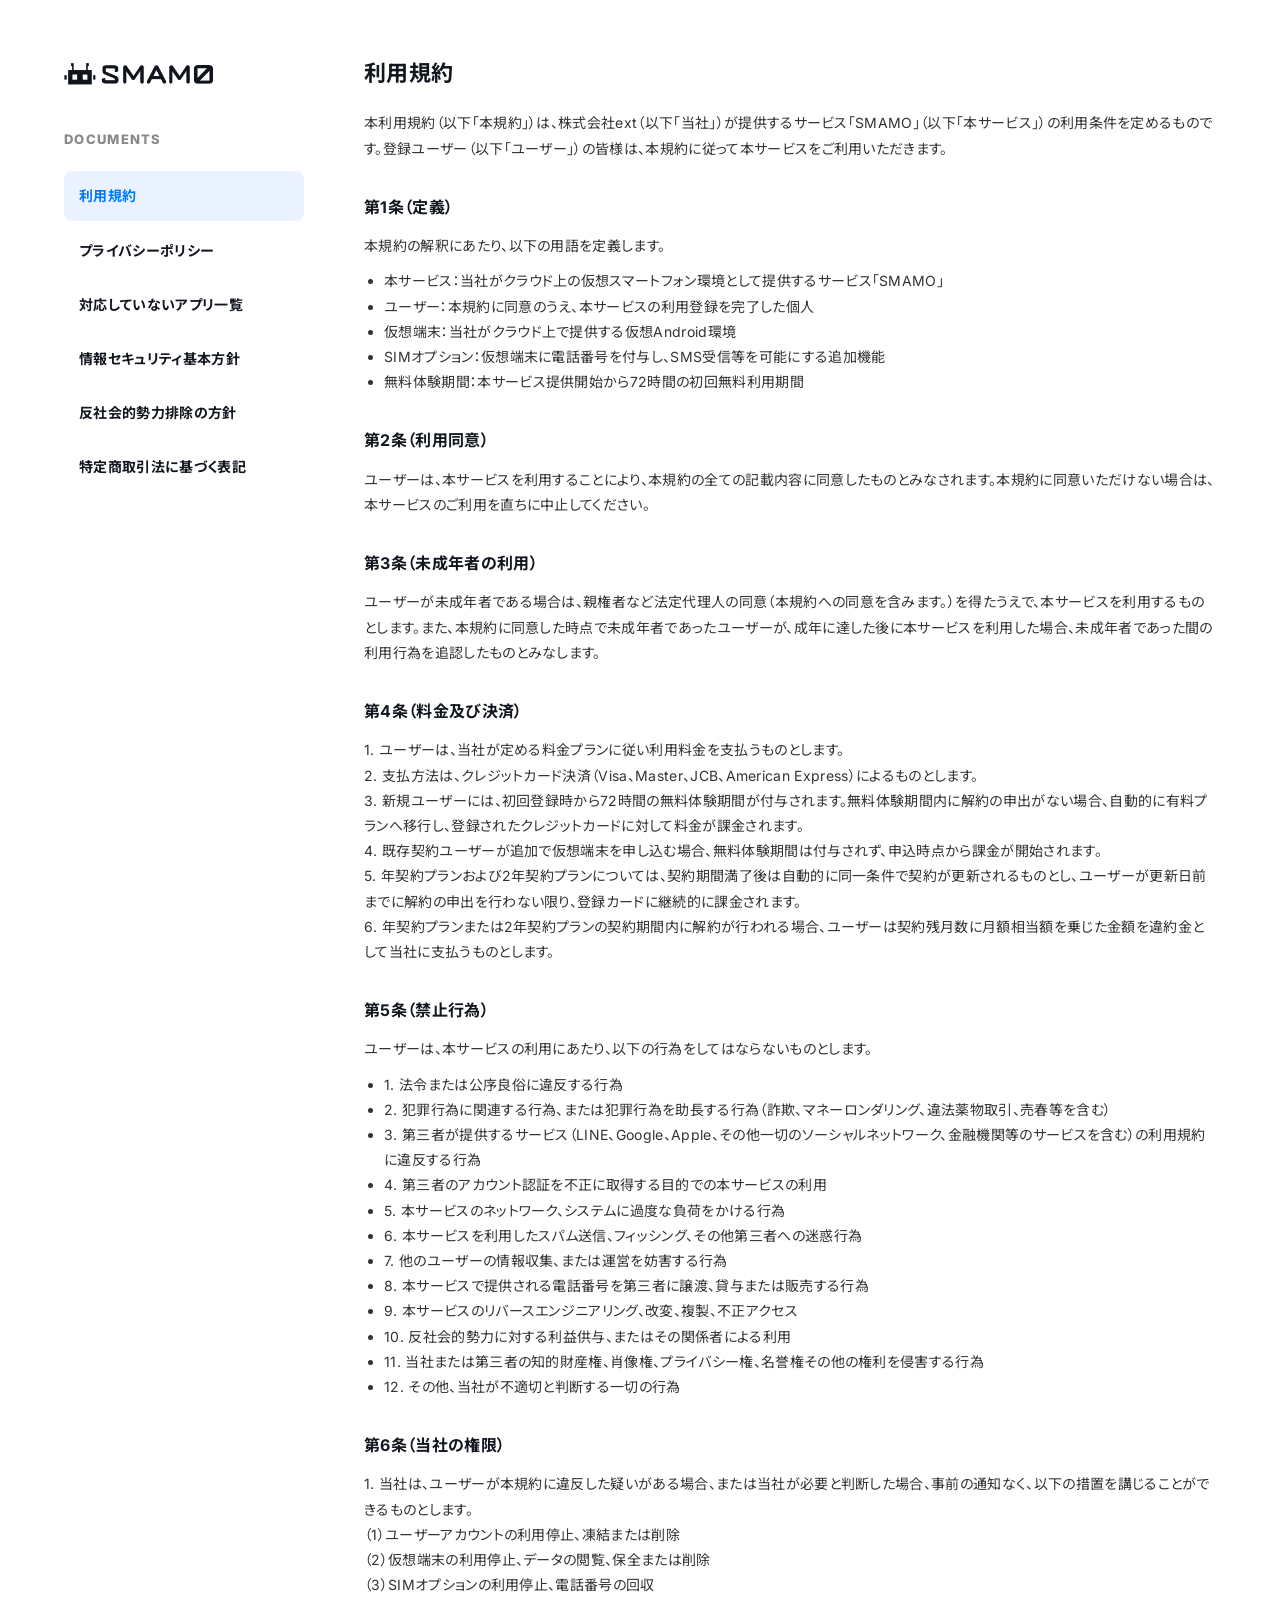
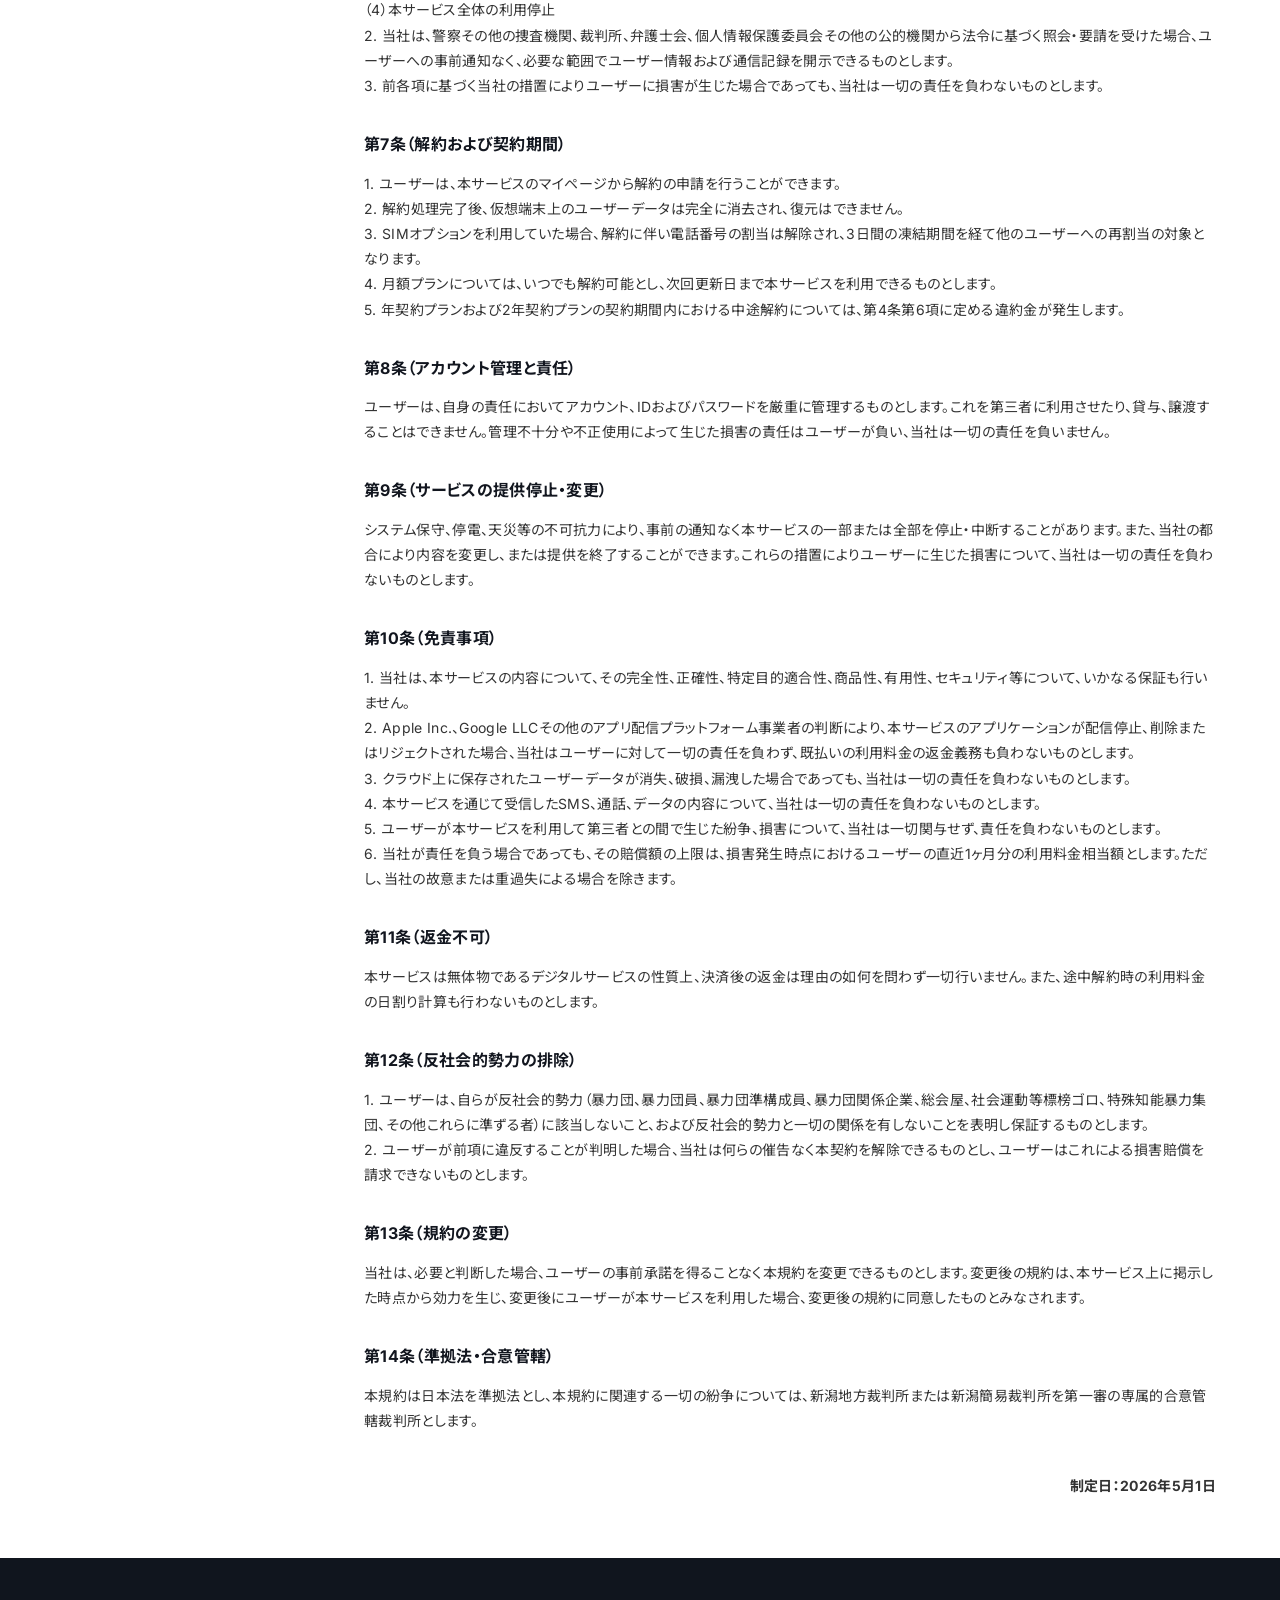
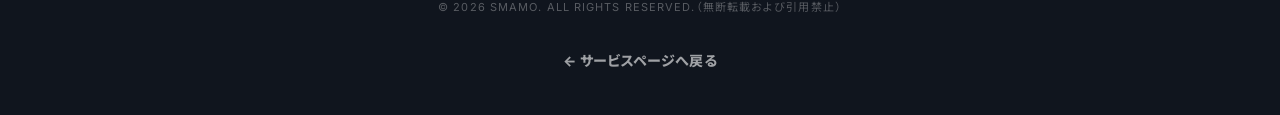
<file: policy.html>
<!DOCTYPE html>
<html lang="ja">

<head>
    <meta charset="UTF-8">
    <meta name="viewport" content="width=device-width, initial-scale=1.0">
    <meta name="robots" content="noindex">
    <meta name="format-detection" content="telephone=no">

    <!-- SEO Meta Tags -->
    <title>規約・表記 | SMAMO（スマモ）</title>
    <meta name="description" content="見た目は1台、中身は2台。LINEも写真も通知も、誰にも気づかれない秘密のスマホ SMAMO（スマモ）。いつもスマホの中にアプリをイントールするだけでもうひとつのスマホが見れる、世界初のアプリ型スマートフォンです。">
    <meta name="keywords" content="SMAMO,スマモ,スマホ,2台持ち,プライバシー保護,浮気対策,身バレ防止,セキュリティ">

    <!-- OGP Tags -->
    <meta property="og:site_name" content="SMAMO（スマモ）">
    <meta property="og:title" content="規約・表記 | SMAMO（スマモ）">
    <meta property="og:description" content="見た目は1台、中身は2台。LINEも写真も通知も、誰にも気づかれない秘密のスマホ SMAMO（スマモ）。いつもスマホの中にアプリをイントールするだけでもうひとつのスマホが見れる、世界初のアプリ型スマートフォンです。">
    <meta property="og:type" content="website">
    <meta property="og:url" content="https://smamo.jp/policy.html">
    <meta property="og:image" content="https://smamo.jp/img/ogp.jpg">
    <meta property="og:locale" content="ja_JP">

    <!-- Favicon -->
    <link rel="shortcut icon" href="img/favicon.ico">

    <!-- Google Fonts -->
    <link href="https://fonts.googleapis.com/css2?family=Inter:wght@400;700;800&family=Noto+Sans+JP:wght@400;700;900&display=swap" rel="stylesheet">
    <link rel="stylesheet" href="style.css">
    <style>
        body {
            background-color: #FFFFFF;
            color: #12161F;
            min-height: 100vh;
            display: flex;
            flex-direction: column;
            line-height: 1.8;
            font-family: 'Inter', 'Noto Sans JP', sans-serif;
            margin: 0;
        }

        .policy-container {
            max-width: 1200px;
            margin: 60px auto;
            padding: 0 24px;
            flex: 1;
            display: flex;
            gap: 60px;
        }

        /* Sidebar Nav (Desktop) */
        .sidebar-nav {
            width: 240px;
            flex-shrink: 0;
            position: sticky;
            top: 40px;
            height: fit-content;
        }

        .sidebar-logo {
            margin-bottom: 40px;
        }

        .sidebar-logo-img {
            height: 28px;
            width: auto;
        }

        .sidebar-title {
            font-size: 13px;
            font-weight: 800;
            color: #888888;
            margin-bottom: 20px;
            letter-spacing: 0.1em;
            text-transform: uppercase;
        }

        .sidebar-menu {
            list-style: none;
            padding: 0;
            margin: 0;
        }

        .sidebar-item {
            margin-bottom: 5px;
        }

        .sidebar-link {
            display: block;
            padding: 12px 15px;
            color: #12161F;
            text-decoration: none;
            font-size: 14px;
            font-weight: 700;
            border-radius: 8px;
            transition: all 0.2s ease;
        }

        .sidebar-link:hover {
            background: #F4F7FF;
            color: #007aff;
        }

        .sidebar-link.active {
            background: #EBF2FF;
            color: #007aff;
        }

        /* Mobile Select Nav */
        .mobile-logo {
            display: none;
        }

        .mobile-nav-wrap {
            display: none;
            margin-bottom: 30px;
        }

        .mobile-nav-select {
            width: 100%;
            padding: 15px;
            font-size: 15px;
            font-weight: 700;
            border: 2px solid #EEEEEE;
            border-radius: 10px;
            background: #FFFFFF;
            color: #12161F;
            appearance: none;
            background-image: url("data:image/svg+xml,%3Csvg xmlns='http://www.w3.org/2000/svg' width='24' height='24' viewBox='0 0 24 24' fill='none' stroke='%23888' stroke-width='2' stroke-linecap='round' stroke-linejoin='round'%3E%3Cpolyline points='6 9 12 15 18 9'%3E%3C/polyline%3E%3C/svg%3E");
            background-repeat: no-repeat;
            background-position: right 15px center;
        }

        .policy-content-area {
            flex: 1;
            max-width: none;
        }

        .content-title {
            font-size: 22px;
            font-weight: 700;
            margin: 0 0 24px;
            color: #12161F;
            line-height: 1.2;
        }

        .tab-content {
            display: none;
            animation: fadeIn 0.3s ease;
        }

        .tab-content.active {
            display: block;
        }

        @keyframes fadeIn {
            from {
                opacity: 0;
                transform: translateY(5px);
            }

            to {
                opacity: 1;
                transform: translateY(0);
            }
        }

        .content-section h2 {
            font-size: 16px;
            font-weight: 700;
            margin: 35px 0 15px;
            color: #12161F;
            border-left: none;
            padding-left: 0;
            line-height: 1.4;
        }

        .content-section p,
        .content-section li {
            font-size: 14px;
            color: #333333;
            margin-bottom: 0px;
        }

        .content-section ul {
            padding-left: 20px;
            margin-bottom: 20px;
            margin-top: 10px;
        }

        .legal-table {
            width: 100%;
            border-collapse: collapse;
            margin-top: 0px;
            table-layout: fixed;
            border-top: 1px solid #EEEEEE;
        }

        .legal-table th,
        .legal-table td {
            padding: 24px;
            border-bottom: 1px solid #EEEEEE;
            text-align: left;
            word-break: break-all;
        }

        .legal-table th {
            width: 200px;
            background: #F9F9F9;
            font-weight: 700;
            font-size: 13px;
            color: #666666;
        }

        .legal-table td {
            font-size: 14px;
            color: #333333;
        }

        .btn-back {
            text-decoration: none;
            font-weight: 800;
            font-size: 14px;
            transition: opacity 0.3s;
            display: inline-block;
            margin-top: 30px;
        }

        .btn-back:hover {
            opacity: 0.7;
        }

        @media (max-width: 860px) {
            .policy-container {
                flex-direction: column;
                gap: 0;
                margin: 40px auto;
            }

            .sidebar-nav {
                display: none;
            }

            .mobile-nav-wrap {
                display: block;
            }

            .policy-content-area {
                max-width: 100%;
            }

            .legal-table {
                table-layout: auto;
            }

            .legal-table th {
                width: 35%;
                padding: 15px 10px;
            }

            .legal-table td {
                padding: 15px 10px;
            }

            .mobile-logo {
                display: block;
                margin-bottom: 25px;
                text-align: center;
            }
        }
    </style>
</head>

<body>
    <div class="policy-container">
        <!-- Desktop Sidebar -->
        <aside class="sidebar-nav">
            <div class="sidebar-logo">
                <img src="img/logo-bk.png" alt="SMAMO" class="sidebar-logo-img">
            </div>
            <h3 class="sidebar-title">Documents</h3>
            <ul class="sidebar-menu">
                <li class="sidebar-item"><a href="#terms" id="link-terms" class="sidebar-link active"
                        onclick="switchTab('terms')">利用規約</a></li>
                <li class="sidebar-item"><a href="#privacy" id="link-privacy" class="sidebar-link"
                        onclick="switchTab('privacy')">プライバシーポリシー</a></li>
                <li class="sidebar-item"><a href="#application" id="link-application" class="sidebar-link"
                        onclick="switchTab('application')">対応していないアプリ一覧</a></li>
                <li class="sidebar-item"><a href="#security" id="link-security" class="sidebar-link"
                        onclick="switchTab('security')">情報セキュリティ基本方針</a></li>
                <li class="sidebar-item"><a href="#antisocial" id="link-antisocial" class="sidebar-link"
                        onclick="switchTab('antisocial')">反社会的勢力排除の方針</a></li>
                <li class="sidebar-item"><a href="#legal" id="link-legal" class="sidebar-link"
                        onclick="switchTab('legal')">特定商取引法に基づく表記</a></li>
            </ul>
        </aside>

        <main class="policy-content-area">
            <!-- Mobile Navigation Dropdown -->
            <div class="mobile-nav-wrap">
                <div class="mobile-logo">
                    <img src="img/logo-bk.png" alt="SMAMO" class="sidebar-logo-img">
                </div>
                <select class="mobile-nav-select" id="mobileNavSelect" onchange="switchTab(this.value)">
                    <option value="terms">利用規約</option>
                    <option value="privacy">プライバシーポリシー</option>
                    <option value="application">対応していないアプリ一覧</option>
                    <option value="security">情報セキュリティ基本方針</option>
                    <option value="antisocial">反社会的勢力排除の方針</option>
                    <option value="legal">特定商取引法に基づく表記</option>
                </select>
            </div>

            <!-- 利用規約 -->
            <div id="terms" class="tab-content active content-section">
                <h1 class="content-title">利用規約</h1>
                <p>本利用規約（以下「本規約」）は、株式会社ext（以下「当社」）が提供するサービス「SMAMO」（以下「本サービス」）の利用条件を定めるものです。登録ユーザー（以下「ユーザー」）の皆様は、本規約に従って本サービスをご利用いただきます。</p>

                <h2>第1条（定義）</h2>
                <p>本規約の解釈にあたり、以下の用語を定義します。</p>
                <ul>
                    <li>本サービス：当社がクラウド上の仮想スマートフォン環境として提供するサービス「SMAMO」</li>
                    <li>ユーザー：本規約に同意のうえ、本サービスの利用登録を完了した個人</li>
                    <li>仮想端末：当社がクラウド上で提供する仮想Android環境</li>
                    <li>SIMオプション：仮想端末に電話番号を付与し、SMS受信等を可能にする追加機能</li>
                    <li>無料体験期間：本サービス提供開始から72時間の初回無料利用期間</li>
                </ul>

                <h2>第2条（利用同意）</h2>
                <p>ユーザーは、本サービスを利用することにより、本規約の全ての記載内容に同意したものとみなされます。本規約に同意いただけない場合は、本サービスのご利用を直ちに中止してください。</p>

                <h2>第3条（未成年者の利用）</h2>
                <p>ユーザーが未成年者である場合は、親権者など法定代理人の同意（本規約への同意を含みます。）を得たうえで、本サービスを利用するものとします。また、本規約に同意した時点で未成年者であったユーザーが、成年に達した後に本サービスを利用した場合、未成年者であった間の利用行為を追認したものとみなします。</p>

                <h2>第4条（料金及び決済）</h2>
                <p>1. ユーザーは、当社が定める料金プランに従い利用料金を支払うものとします。<br>
                   2. 支払方法は、クレジットカード決済（Visa、Master、JCB、American Express）によるものとします。<br>
                   3. 新規ユーザーには、初回登録時から72時間の無料体験期間が付与されます。無料体験期間内に解約の申出がない場合、自動的に有料プランへ移行し、登録されたクレジットカードに対して料金が課金されます。<br>
                   4. 既存契約ユーザーが追加で仮想端末を申し込む場合、無料体験期間は付与されず、申込時点から課金が開始されます。<br>
                   5. 年契約プランおよび2年契約プランについては、契約期間満了後は自動的に同一条件で契約が更新されるものとし、ユーザーが更新日前までに解約の申出を行わない限り、登録カードに継続的に課金されます。<br>
                   6. 年契約プランまたは2年契約プランの契約期間内に解約が行われる場合、ユーザーは契約残月数に月額相当額を乗じた金額を違約金として当社に支払うものとします。</p>

                <h2>第5条（禁止行為）</h2>
                <p>ユーザーは、本サービスの利用にあたり、以下の行為をしてはならないものとします。</p>
                <ul>
                    <li>1. 法令または公序良俗に違反する行為</li>
                    <li>2. 犯罪行為に関連する行為、または犯罪行為を助長する行為（詐欺、マネーロンダリング、違法薬物取引、売春等を含む）</li>
                    <li>3. 第三者が提供するサービス（LINE、Google、Apple、その他一切のソーシャルネットワーク、金融機関等のサービスを含む）の利用規約に違反する行為</li>
                    <li>4. 第三者のアカウント認証を不正に取得する目的での本サービスの利用</li>
                    <li>5. 本サービスのネットワーク、システムに過度な負荷をかける行為</li>
                    <li>6. 本サービスを利用したスパム送信、フィッシング、その他第三者への迷惑行為</li>
                    <li>7. 他のユーザーの情報収集、または運営を妨害する行為</li>
                    <li>8. 本サービスで提供される電話番号を第三者に譲渡、貸与または販売する行為</li>
                    <li>9. 本サービスのリバースエンジニアリング、改変、複製、不正アクセス</li>
                    <li>10. 反社会的勢力に対する利益供与、またはその関係者による利用</li>
                    <li>11. 当社または第三者の知的財産権、肖像権、プライバシー権、名誉権その他の権利を侵害する行為</li>
                    <li>12. その他、当社が不適切と判断する一切の行為</li>
                </ul>

                <h2>第6条（当社の権限）</h2>
                <p>1. 当社は、ユーザーが本規約に違反した疑いがある場合、または当社が必要と判断した場合、事前の通知なく、以下の措置を講じることができるものとします。<br>
                   （1）ユーザーアカウントの利用停止、凍結または削除<br>
                   （2）仮想端末の利用停止、データの閲覧、保全または削除<br>
                   （3）SIMオプションの利用停止、電話番号の回収<br>
                   （4）本サービス全体の利用停止<br>
                   2. 当社は、警察その他の捜査機関、裁判所、弁護士会、個人情報保護委員会その他の公的機関から法令に基づく照会・要請を受けた場合、ユーザーへの事前通知なく、必要な範囲でユーザー情報および通信記録を開示できるものとします。<br>
                   3. 前各項に基づく当社の措置によりユーザーに損害が生じた場合であっても、当社は一切の責任を負わないものとします。</p>

                <h2>第7条（解約および契約期間）</h2>
                <p>1. ユーザーは、本サービスのマイページから解約の申請を行うことができます。<br>
                   2. 解約処理完了後、仮想端末上のユーザーデータは完全に消去され、復元はできません。<br>
                   3. SIMオプションを利用していた場合、解約に伴い電話番号の割当は解除され、3日間の凍結期間を経て他のユーザーへの再割当の対象となります。<br>
                   4. 月額プランについては、いつでも解約可能とし、次回更新日まで本サービスを利用できるものとします。<br>
                   5. 年契約プランおよび2年契約プランの契約期間内における中途解約については、第4条第6項に定める違約金が発生します。</p>

                <h2>第8条（アカウント管理と責任）</h2>
                <p>ユーザーは、自身の責任においてアカウント、IDおよびパスワードを厳重に管理するものとします。これを第三者に利用させたり、貸与、譲渡することはできません。管理不十分や不正使用によって生じた損害の責任はユーザーが負い、当社は一切の責任を負いません。</p>

                <h2>第9条（サービスの提供停止・変更）</h2>
                <p>システム保守、停電、天災等の不可抗力により、事前の通知なく本サービスの一部または全部を停止・中断することがあります。また、当社の都合により内容を変更し、または提供を終了することができます。これらの措置によりユーザーに生じた損害について、当社は一切の責任を負わないものとします。</p>

                <h2>第10条（免責事項）</h2>
                <p>1. 当社は、本サービスの内容について、その完全性、正確性、特定目的適合性、商品性、有用性、セキュリティ等について、いかなる保証も行いません。<br>
                   2. Apple Inc.、Google LLCその他のアプリ配信プラットフォーム事業者の判断により、本サービスのアプリケーションが配信停止、削除またはリジェクトされた場合、当社はユーザーに対して一切の責任を負わず、既払いの利用料金の返金義務も負わないものとします。<br>
                   3. クラウド上に保存されたユーザーデータが消失、破損、漏洩した場合であっても、当社は一切の責任を負わないものとします。<br>
                   4. 本サービスを通じて受信したSMS、通話、データの内容について、当社は一切の責任を負わないものとします。<br>
                   5. ユーザーが本サービスを利用して第三者との間で生じた紛争、損害について、当社は一切関与せず、責任を負わないものとします。<br>
                   6. 当社が責任を負う場合であっても、その賠償額の上限は、損害発生時点におけるユーザーの直近1ヶ月分の利用料金相当額とします。ただし、当社の故意または重過失による場合を除きます。</p>

                <h2>第11条（返金不可）</h2>
                <p>本サービスは無体物であるデジタルサービスの性質上、決済後の返金は理由の如何を問わず一切行いません。また、途中解約時の利用料金の日割り計算も行わないものとします。</p>

                <h2>第12条（反社会的勢力の排除）</h2>
                <p>1. ユーザーは、自らが反社会的勢力（暴力団、暴力団員、暴力団準構成員、暴力団関係企業、総会屋、社会運動等標榜ゴロ、特殊知能暴力集団、その他これらに準ずる者）に該当しないこと、および反社会的勢力と一切の関係を有しないことを表明し保証するものとします。<br>
                   2. ユーザーが前項に違反することが判明した場合、当社は何らの催告なく本契約を解除できるものとし、ユーザーはこれによる損害賠償を請求できないものとします。</p>

                <h2>第13条（規約の変更）</h2>
                <p>当社は、必要と判断した場合、ユーザーの事前承諾を得ることなく本規約を変更できるものとします。変更後の規約は、本サービス上に掲示した時点から効力を生じ、変更後にユーザーが本サービスを利用した場合、変更後の規約に同意したものとみなされます。</p>

                <h2>第14条（準拠法・合意管轄）</h2>
                <p>本規約は日本法を準拠法とし、本規約に関連する一切の紛争については、新潟地方裁判所または新潟簡易裁判所を第一審の専属的合意管轄裁判所とします。</p>

                <p style="margin-top: 40px; text-align: right; font-weight: 700;">制定日：2026年5月1日</p>
            </div>

            <!-- プライバシーポリシー -->
            <div id="privacy" class="tab-content content-section">
                <h1 class="content-title">プライバシーポリシー</h1>
                <p>株式会社ext（以下「当社」）は、ユーザーの個人情報保護の重要性を認識し、個人情報の保護に関する法律（以下「個人情報保護法」）その他関連法令を遵守し、以下のとおりプライバシーポリシー（以下「本ポリシー」）を定め、適切な取扱いおよび保護に努めます。</p>

                <h2>第1条（取得する個人情報の項目）</h2>
                <p>当社は、本サービスの提供にあたり、以下の個人情報を取得します。</p>
                <p><br>【ユーザーから直接提供される情報】<br>
                ・氏名、メールアドレス<br>
                ・クレジットカード情報（決済代行業者を通じて取得）<br>
                ・LINE友だち登録情報（任意）<br>
                ・お問い合わせ内容</p>
                <p><br>【自動的に取得する情報】<br>
                ・端末情報（OS、端末ID、機種名等）<br>
                ・IPアドレス、アクセスログ、Cookie<br>
                ・本サービス上の操作履歴<br>
                ・仮想端末のリソース使用状況</p>
                <p><br>【SIMオプション契約者から取得する情報】<br>
                ・割り当てられた電話番号<br>
                ・受信したSMSの通信メタデータ（送信元番号、受信時刻）</p>

                <h2>第2条（利用目的）</h2>
                <p>当社は、取得した個人情報を、以下の目的で利用します。</p>
                <ul>
                    <li>1. 本人確認および本サービスの提供、維持、改善</li>
                    <li>2. 料金の請求、決済、未払金の督促</li>
                    <li>3. 重要なお知らせ、メンテナンス情報、サービス変更のご案内</li>
                    <li>4. 無料体験期間、契約更新、解約等に関する通知</li>
                    <li>5. マーケティング目的でのメール・LINE配信（掘り起こし配信を含む）</li>
                    <li>6. お問い合わせ対応およびサポート提供</li>
                    <li>7. 利用規約違反行為の調査、防止、対応</li>
                    <li>8. 法令または公的機関からの要請への対応</li>
                    <li>9. 統計データの作成（個人を特定できない形式）</li>
                </ul>

                <h2>第3条（第三者提供の制限）</h2>
                <p>当社は、以下の場合を除き、あらかじめユーザーの同意を得ることなく第三者に個人情報を提供することはありません。<br>
                1. 法令に基づく場合<br>
                2. 人の生命、身体または財産の保護のために必要がある場合<br>
                3. 公衆衛生の向上または児童の健全な育成の推進のために特に必要がある場合<br>
                4. 国の機関もしくは地方公共団体またはその委託を受けた者が法令の定める事務を遂行することに対して協力する必要がある場合<br>
                5. 警察、検察、裁判所その他の公的機関から捜査関係事項照会書等の正式な要請を受けた場合</p>

                <h2>第4条（外部委託）</h2>
                <p>当社は、業務の一部を外部事業者に委託する場合があります。委託先には必要な範囲で個人情報を提供しますが、委託先に対しては適切な監督を行います。主な委託業務は以下のとおりです。<br>
                ・決済処理業務<br>
                ・メール配信業務<br>
                ・LINE配信業務<br>
                ・クラウドインフラ運用業務</p>

                <h2>第5条（通信の秘密）</h2>
                <p>当社は、電気通信事業法第4条に定める通信の秘密を尊重し、SMS受信内容、通信メタデータ等について、法令に定める場合を除き、取得・閲覧・開示しません。ただし、以下の場合は例外とします。<br>
                1. ユーザーから明示的な同意を得た場合<br>
                2. 裁判所の令状または法令に基づく公的機関からの要請を受けた場合<br>
                3. 当社のサービス提供に必要な範囲でのシステム運用上の処理<br>
                4. 不正利用の調査等、正当業務行為として認められる場合</p>

                <h2>第6条（安全管理措置）</h2>
                <p>当社は、個人情報の漏洩、滅失、毀損の防止のため、以下の措置を講じます。<br>
                ・組織的安全管理措置：個人情報保護管理責任者の設置、従業員への教育、取扱状況の定期的な点検<br>
                ・人的安全管理措置：従業員との秘密保持契約、アクセス権限管理<br>
                ・物理的安全管理措置：サーバー設備への入退室管理、機器の盗難防止<br>
                ・技術的安全管理措置：通信の暗号化（TLS/SSL）、データ保管時の暗号化、多要素認証、定期的な脆弱性診断<br>
                ・外的環境の把握：外国の個人情報の保護に関する制度を把握したうえでの安全管理措置の実施</p>

                <h2>第7条（アプリケーション配信に関する情報取扱い）</h2>
                <p>本サービスのモバイルアプリケーションは、Apple App StoreおよびGoogle Playを通じて配信されます。これに関し以下のとおり取り扱います。<br>
                ・本サービスのモバイルアプリは、ユーザーの連絡先、位置情報、写真、音声等にアクセスしません<br>
                ・第三者（Apple, Google等）への情報提供は、各プラットフォームの規約に従って行われる場合があります<br>
                ・ユーザーは、いつでも本サービスの利用を停止し、データの削除を請求できます</p>

                <h2>第8条（開示等請求の手続き）</h2>
                <p>ユーザーは、当社が保有する自己の個人情報について、開示、訂正、追加、削除、利用停止、第三者提供停止を請求できます。請求方法は以下のとおりです。<br>
                ・請求先：privacy@〇〇〇〇.jp<br>
                ・必要書類：<br>
                　- ご本人による請求の場合：本人確認書類のコピー、請求内容を記載した書面<br>
                　- 法定代理人による請求の場合：上記に加え、法定代理権があることを確認する書類<br>
                　- 任意代理人による請求の場合：上記に加え、委任状及びご本人の印鑑証明書<br>
                ・手数料：開示請求の場合、1件につき金1,000円（税別）<br>
                ・回答期限：請求受理から30日以内</p>

                <h2>第9条（Cookie等の使用）</h2>
                <p>本サービスでは Cookieおよびアクセス解析ツール（Google Analytics等）を使用しています。これらはユーザー個人を特定するものではなく、サービス改善のための統計データ取得を目的とします。ユーザーはブラウザ設定によりCookieを無効化することができます。</p>

                <h2>第10条（お問い合わせ窓口）</h2>
                <p>個人情報の取扱いに関するお問い合わせは、以下の窓口までご連絡ください。<br>
                ・事業者名：株式会社ext<br>
                ・所在地：新潟県新潟市中央区上大川前通七番町1230-7 ストークビル鏡橋7F<br>
                ・代表取締役：丸山 祥<br>
                ・電話：050-6868-9158（受付時間：平日10:00〜18:00）<br>
                </p>

                <p style="margin-top: 40px; text-align: right; font-weight: 700;">制定日：2026年5月1日</p>
            </div>

            <!-- 対応していないアプリ一覧 -->
            <div id="application" class="tab-content content-section">
                <h1 class="content-title">対応していないアプリ一覧</h1>
                <p>以下のアプリは、スマモの仮想端末環境ではご利用いただけません。</p>
                <ul>
                    <li>アローズ – パズルエスケープ</li>
                    <li>PDF ビューア&amp;スキャナー</li>
                    <li>ロイヤルキングダム</li>
                    <li>PayPay</li>
                    <li>デコの達人</li>
                    <li>QR &amp; Barcode Scanner</li>
                    <li>マイナポータル</li>
                    <li>QRスキャナー</li>
                    <li>Amazon Photos</li>
                    <li>iAEON</li>
                    <li>ファミペイ</li>
                    <li>PDFリーダーライト</li>
                    <li>NHKプラス</li>
                    <li>クリック Wood</li>
                    <li>ジハンピ</li>
                    <li>Document Editor - PDF Scanner</li>
                    <li>PDF Reader: Easy Fast Viewer</li>
                    <li>応援navi</li>
                    <li>dポイントクラブ</li>
                    <li>d払い</li>
                    <li>ドキュメントビューアー</li>
                    <li>Spotify (再掲)</li>
                    <li>Tinder</li>
                    <li>with(ウィズ)</li>
                    <li>タップル(tapple)</li>
                    <li>Signal</li>
                    <li>Threads</li>
                    <li>WhatsApp Messenger</li>
                    <li>YouTube</li>
                    <li>Google マップ</li>
                    <li>メルカリ</li>
                    <li>食べログ</li>
                    <li>Netflix</li>
                </ul>
                <p>なお、アプリ側の仕様変更等により、一覧に記載のないアプリでもご利用いただけない場合がございます。お気づきの際はサポートまでお知らせいただけますと幸いです。</p>
            </div>

            <!-- 情報セキュリティ基本方針 -->
            <div id="security" class="tab-content content-section">
                <h1 class="content-title">情報セキュリティ基本方針</h1>
                <p>株式会社ext（以下「当社」）は、お客様の重要な機密情報を取り扱う立場であることを自覚し、情報資産を事故、災害、犯罪等の脅威から守り、社会的な信頼に応えるため、以下の情報セキュリティ基本方針を遵守し、セキュリティ基盤の継続的な強化に努めます。これは、サービス提供にあたっての最重要事項の一つとして全役職員が徹底するものです。</p>

                <h2>第1条（組織的な体制と管理責任者）</h2>
                <p>情報セキュリティ管理責任者を設置し、全社的な情報セキュリティ対策を迅速かつ組織的に実行できる体制を維持します。IT環境の変化に応じた最適な対策を立案し、実行します。</p>

                <h2>第2条（物理的・技術的安全管理措置）</h2>
                <p>情報資産への不正アクセス、紛失、改ざんおよび漏洩を防止するため、アクセス制御、多要素認証、通信の暗号化、定期的な脆弱性診断等の最新の技術的対策を講じます。また、物理的な機密保持も徹底します。</p>

                <h2>第3条（役職員への教育と意識向上）</h2>
                <p>当社の全役員および従業員に対し、情報セキュリティの重要性を周知徹底し、年に数回の情報セキュリティ研修を継続的に実施します。人的ミスを最小限に抑える意識を醸成します。</p>

                <h2>第4条（インシデント発生時の即応）</h2>
                <p>万が一、情報セキュリティに関わる事故や疑いが発生した場合には、直ちに緊急対策本部を設置し、速やかな被害拡大防止、原因究明、および関係機関への迅速な報告を実施します。</p>

                <h2>第5条（法令遵守と継続的な見直し）</h2>
                <p>情報セキュリティに関連する国内外の法令、規制、国が定める指針、その他の規範を遵守します。また、リスクの変容や技術の進歩に合わせ、管理体制の改善を継続的に行います。</p>

                <p style="margin-top: 40px; text-align: right; font-weight: 700;">制定日：2026年5月1日</p>
            </div>

            <!-- 反社会的勢力排除の方針 -->
            <div id="antisocial" class="tab-content content-section">
                <h1 class="content-title">反社会的勢力排除の方針</h1>
                <p>株式会社ext（以下「当社」）は、反社会的勢力排除の方針として、社会の秩序や安全に脅威を与える反社会的勢力に対し、以下のとおり断固とした姿勢で臨むことを宣言します。全役職員は、本方針を深く理解し、社会的責任を果たす責任を負います。</p>

                <h2>第1条（組織としての毅然とした対応）</h2>
                <p>反社会的勢力による不当要求に対しては、担当者個人や担当部署に任せることなく、経営陣を含む組織全体として対応し、従業員の安全を第一に確保します。いかなる妥協も許しません。</p>

                <h2>第2条（外部専門機関との緊密な連携）</h2>
                <p>警察、暴力追放運動推進センター、弁護士等の外部専門機関と緊密な連携を平素より構築し、情報の共有と緊急時の即応体制を強化します。有事の際は速やかに通報・相談を行います。</p>

                <h2>第3条（取引関係の一切の遮断と資金提供禁止）</h2>
                <p>反社会的勢力とは、取引関係を含め、一切の関係を持ちません。不当要求は断固として拒絶し、反社会的勢力への便宜供与、資金提供、裏取引は絶対に行いません。</p>

                <h2>第4条（法的対抗措置の実施）</h2>
                <p>反社会的勢力からの不当要求に対しては、民事と刑事の両面から強力な法的措置を講じます。事後的に反社会的勢力であることが判明した場合は、一切の猶予なく契約を解除します。</p>

                <h2>第5条（条項の遵守とモニタリング）</h2>
                <p>全取引契約において反社会的勢力排除条項を盛り込み、相手方の適格性について継続的な確認を行います。社会の秩序維持に貢献する健全な企業運営を堅持します。</p>

                <p style="margin-top: 40px; text-align: right; font-weight: 700;">制定日：2026年5月1日</p>
            </div>

            <!-- 特定商取引法に基づく表記 -->
            <div id="legal" class="tab-content content-section">
                <h1 class="content-title">特定商取引法に基づく表記</h1>
                <table class="legal-table">
                    <tr>
                        <th>販売業者名</th>
                        <td>株式会社ext</td>
                    </tr>
                    <tr>
                        <th>代表者名</th>
                        <td>代表取締役 丸山 祥</td>
                    </tr>
                    <tr>
                        <th>所在地</th>
                        <td>〒951-8066<br>新潟県新潟市中央区上大川前通七番町1230-7 ストークビル鏡橋7F</td>
                    </tr>
                    <tr>
                        <th>電話番号</th>
                        <td>050-6868-9158（受付時間：平日10:00〜18:00）</td>
                    </tr>
                    <tr>
                        <th>メールアドレス</th>
                        <td>support@smamo.jp</td>
                    </tr>
                    <tr>
                        <th>販売価格</th>
                        <td>
                            【月額プラン】<br>
                            初期費用 33,000円（税込）＋ 月額 3,278円（税込／本体価格2,980円）<br>
                            ・いつでも解約可<br>
                            ・解約手数料0円<br><br>
                            【年払いプラン】<br>
                            初期費用 33,000円（税込）＋ 年額 32,780円（税込／本体価格29,800円）<br>
                            ・月額プラン比で年6,556円（税込）お得（実質2ヶ月分無料）<br>
                            ・初回お支払い額：65,780円（税込）<br><br>
                            【2年契約プラン】<br>
                            初期費用 0円 ＋ 月額 5,478円（税込／本体価格4,980円）×24ヶ月<br>
                            ・初回お支払い額：16,434円（税込・3ヶ月分一括）<br>
                            ・4ヶ月目以降：月額5,478円（税込）を毎月課金<br>
                            ・2年間のご利用が必須（期間内解約は別途違約金が発生）<br><br>
                            【SIMオプション】<br>
                            月額 550円（税込／本体価格500円）
                        </td>
                    </tr>
                    <tr>
                        <th>商品代金以外の必要料金</th>
                        <td>インターネット接続料金、通信費はお客様のご負担となります。</td>
                    </tr>
                    <tr>
                        <th>お支払い方法</th>
                        <td>クレジットカード決済（Visa、Master、JCB、American Express）のみ</td>
                    </tr>
                    <tr>
                        <th>代金の支払時期</th>
                        <td>・初回：無料体験期間終了後（登録から72時間経過時点）にクレジットカードへ即時課金<br>
                            ・月額プラン：毎月の契約更新日に課金<br>
                            ・年払いプラン：契約期間満了時に自動更新と同時に課金<br>
                            ・2年契約プラン：初回3ヶ月分を一括課金、4ヶ月目以降は毎月の更新日に課金（24ヶ月間継続）</td>
                    </tr>
                    <tr>
                        <th>引き渡し時期</th>
                        <td>即時提供可能な場合：申込完了後、準備完了通知送信と同時に利用開始<br>
                            準備に時間を要する場合：最大2営業日以内に準備完了通知を送信</td>
                    </tr>
                    <tr>
                        <th>返品及びキャンセル</th>
                        <td>本サービスはデジタルコンテンツ・サービスの性質上、決済後の返金・返品は一切お受けできません。<br><br>
                            【月額プラン】<br>
                            いつでも解約可能・解約手数料0円。<br>
                            解約月の利用料金の日割り計算は行わず、当該月分の料金が発生します。<br><br>
                            【年払いプラン】<br>
                            中途解約は可能ですが、お支払い済み年額料金の返金は一切いたしません。<br>
                            解約後も契約期間満了までサービスをご利用いただけます。<br><br>
                            【2年契約プラン】<br>
                            2年間のご利用が必要です。期間内に解約される場合、契約残月数に月額相当額を乗じた金額を違約金として申し受けます。</td>
                    </tr>
                    <tr>
                        <th>動作環境</th>
                        <td>推奨OS：iOS 16.0以降（iPhone）、Android 11以降<br>
                            安定したインターネット接続環境</td>
                    </tr>
                </table>
            </div>
        </main>
    </div>

    <footer class="footer">
        <p class="copyright">© 2026 SMAMO. All rights reserved.（無断転載および引用禁止）</p>
        <a href="index.html" class="btn-back" style="color: #FFFFFF; opacity: 0.6;">← サービスページへ戻る</a>
    </footer>

    <script>
        function switchTab(id) {
            // Update content visibility
            document.querySelectorAll('.tab-content').forEach(c => c.classList.remove('active'));
            const targetContent = document.getElementById(id);
            if (targetContent) targetContent.classList.add('active');

            // Update sidebar link styles
            document.querySelectorAll('.sidebar-link').forEach(l => l.classList.remove('active'));
            const targetLink = document.getElementById('link-' + id);
            if (targetLink) targetLink.classList.add('active');

            // Update mobile select value
            const select = document.getElementById('mobileNavSelect');
            if (select) select.value = id;

            // Update URL hash without jumping
            if (window.location.hash.substring(1) !== id) {
                history.pushState(null, null, '#' + id);
            }

            // Force scroll to top (with a small delay to override browser native scroll-to-id)
            setTimeout(() => {
                window.scrollTo(0, 0);
            }, 10);
        }

        function handleRouting() {
            const hash = window.location.hash.substring(1);
            const validTabs = ['terms', 'privacy', 'application', 'security', 'antisocial', 'legal'];
            if (validTabs.includes(hash)) {
                switchTab(hash);
            } else {
                switchTab('terms');
            }
            // Ensure scroll is at zero
            window.scrollTo(0, 0);
        }

        window.addEventListener('DOMContentLoaded', handleRouting);
        window.addEventListener('hashchange', handleRouting);

        // Prevent browser's default scroll on hash change
        if ('scrollRestoration' in history) {
            history.scrollRestoration = 'manual';
        }
    </script>
</body>

</html>
</file>
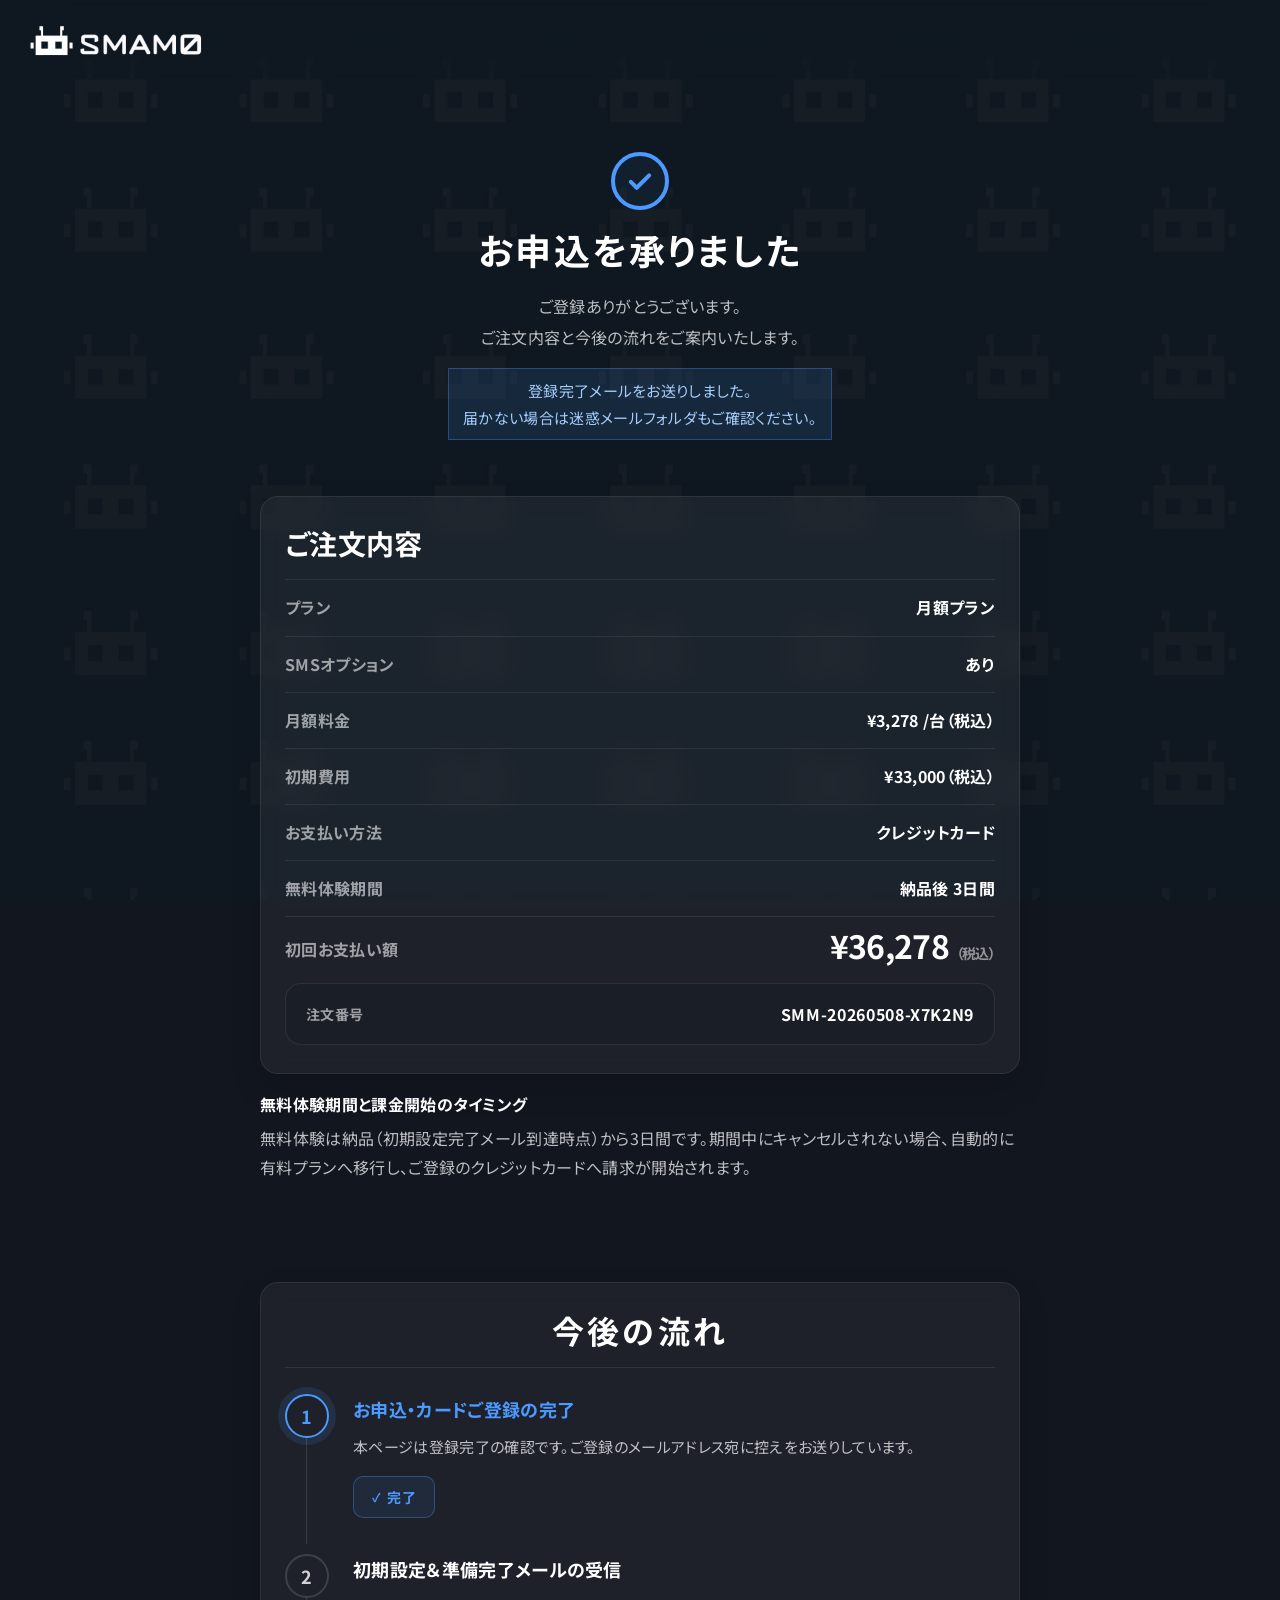
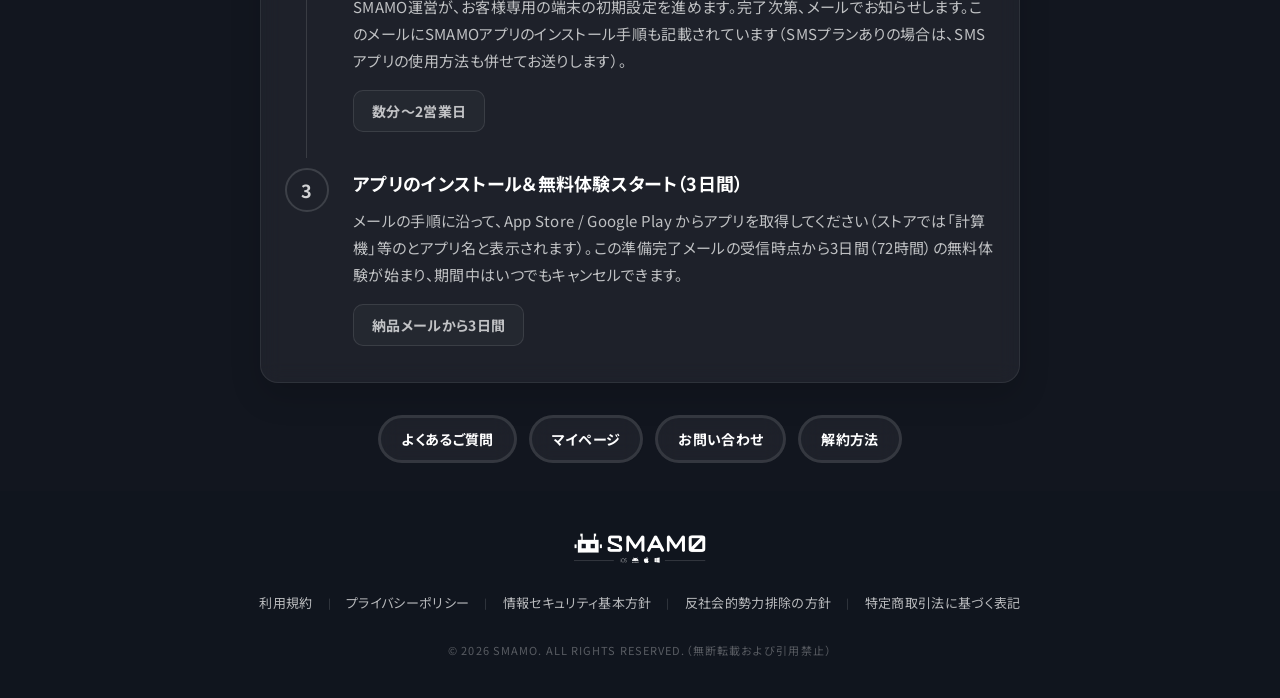
<file: thankyou.html>
<!DOCTYPE html>
<html lang="ja">

<head>
    <meta charset="UTF-8">
    <meta name="viewport" content="width=device-width, initial-scale=1.0">
    <meta name="format-detection" content="telephone=no">
    <meta name="robots" content="noindex, nofollow, noarchive">
    <meta name="googlebot" content="noindex, nofollow, noarchive">

    <title>お申込ありがとうございます | SMAMO（スマモ）</title>
    <meta name="description" content="SMAMO（スマモ）のお申込完了ページです。ご注文内容と今後の流れをご案内します。">

    <link rel="shortcut icon" href="img/favicon.ico">
    <link rel="stylesheet" href="style.css">

    <style>
        :root {
            --thankyou-bg: #12161f;
            --thankyou-line: rgba(255, 255, 255, 0.12);
            --thankyou-text-soft: rgba(255, 255, 255, 0.72);
            --thankyou-blue: #4c9aff;
            --thankyou-panel-bg: rgba(255, 255, 255, 0.05);
            --thankyou-panel-border: rgba(255, 255, 255, 0.08);
        }

        body {
            background: var(--thankyou-bg);
            background-image: url('img/body-bg.jpg');
            background-size: cover;
            background-position: center top;
            background-attachment: fixed;
            color: #ffffff;
        }

        .header {
            background: transparent;
        }

        .thankyou-page {
            padding-top: var(--header-height);
        }

        .thankyou-hero {
            padding: 72px 0 56px;
        }

        .thankyou-hero__inner {
            max-width: 760px;
            margin: 0 auto;
        }

        .thankyou-hero__copy {
            text-align: center;
        }

        .thankyou-check {
            width: 58px;
            height: 58px;
            margin: 0 auto 18px;
            border: 4px solid rgba(76, 154, 255, 1);
            border-radius: 50%;
            display: flex;
            align-items: center;
            justify-content: center;
            color: var(--thankyou-blue);
            background: rgba(76, 154, 255, 0.05);
        }

        .thankyou-check svg {
            width: 44px;
            height: 44px;
            display: block;
        }

        .thankyou-title {
            font-size: 36px;
            font-weight: 700;
            line-height: 1.2;
            letter-spacing: 0.06em;
            white-space: nowrap;
        }

        .thankyou-lead {
            margin-top: 20px;
            font-size: 16px;
            line-height: 1.9;
            color: var(--thankyou-text-soft);
        }

        .thankyou-hero__note {
            width: fit-content;
            margin: 16px auto 0;
            padding: 8px 14px;
            border: 1px solid rgba(76, 154, 255, 0.32);
            border-radius: 0;
            background: rgba(76, 154, 255, 0.12);
            font-size: 15px;
            line-height: 1.8;
            color: rgba(168, 208, 255, 0.98);
        }

        .thankyou-summary-card,
        .thankyou-panel,
        .thankyou-step,
        .thankyou-support-link {
            background: var(--thankyou-panel-bg);
            color: #ffffff;
            border-radius: 18px;
            border: 1px solid var(--thankyou-panel-border);
            box-shadow: 0 14px 32px rgba(0, 0, 0, 0.14);
            backdrop-filter: blur(10px);
        }

        .thankyou-summary-card {
            padding: 28px 24px;
        }

        .thankyou-summary-card__eyebrow,
        .thankyou-summary-card__head p {
            display: none;
        }

        .thankyou-summary-card h2 {
            font-size: 28px;
            line-height: 1.3;
            color: #ffffff;
        }

        .thankyou-summary-list {
            list-style: none;
            margin-top: 18px;
            padding: 0;
            border-top: 1px solid rgba(255, 255, 255, 0.08);
        }

        .thankyou-summary-list li {
            display: flex;
            justify-content: space-between;
            gap: 16px;
            padding: 14px 0;
            border-bottom: 1px solid rgba(255, 255, 255, 0.08);
            font-size: 14px;
            line-height: 1.7;
        }

        .thankyou-summary-list > li > span {
            color: rgba(255, 255, 255, 0.58);
            font-weight: 700;
            font-size: 16px;
        }

        .thankyou-summary-list strong {
            text-align: right;
            color: #ffffff;
            font-size: 16px;
        }

        .thankyou-summary-inline {
            display: inline-flex;
            align-items: center;
            justify-content: flex-end;
            gap: 12px;
            flex-wrap: wrap;
        }

        .thankyou-summary-badge {
            display: inline-flex;
            align-items: center;
            min-height: 34px;
            padding: 0 12px;
            border-radius: 8px;
            background: #5b4630;
            color: #f5c16c;
            font-size: 13px;
            font-weight: 700;
            white-space: nowrap;
        }

        .thankyou-summary-divider {
            margin-top: 0;
            padding-top: 12px;
        }

        .thankyou-summary-total {
            display: flex;
            align-items: flex-end;
            justify-content: space-between;
            gap: 20px;
        }

        .thankyou-summary-total span {
            color: rgba(255, 255, 255, 0.58);
            font-size: 16px;
            font-weight: 700;
        }

        .thankyou-summary-total strong {
            color: #ffffff;
            font-size: 32px;
            line-height: 1;
            letter-spacing: -0.02em;
        }

        .thankyou-summary-total small {
            font-size: 14px;
            color: rgba(255, 255, 255, 0.52);
        }

        .thankyou-order-box {
            margin-top: 22px;
            padding: 18px 20px;
            border: 1px solid rgba(255, 255, 255, 0.08);
            border-radius: 16px;
            display: flex;
            align-items: center;
            justify-content: space-between;
            gap: 16px;
            background: rgba(0, 0, 0, 0.08);
        }

        .thankyou-order-box span {
            color: rgba(255, 255, 255, 0.58);
            font-size: 14px;
            font-weight: 700;
        }

        .thankyou-order-box strong {
            color: #ffffff;
            font-size: 16px;
            letter-spacing: 0.04em;
        }

        .price-section {
            padding-top: 0;
        }

        .thankyou-single-column {
            max-width: 760px;
            margin: 0 auto;
            display: grid;
            gap: 0;
        }

        .thankyou-panel {
            padding: 28px;
        }

        .thankyou-panel--plain {
            padding: 0;
            background: none;
            border: 0;
            border-radius: 0;
            box-shadow: none;
            backdrop-filter: none;
        }

        .thankyou-panel__title {
            font-size: 26px;
            line-height: 1.4;
            color: #ffffff;
        }

        .thankyou-panel__lead,
        .thankyou-support-link span,
        .thankyou-note-box p,
        .thankyou-step p,
        .thankyou-support-note {
            color: rgba(255, 255, 255, 0.72);
        }

        .thankyou-panel__lead {
            margin-top: 10px;
            font-size: 15px;
            line-height: 1.8;
        }

        .thankyou-panel--plain .thankyou-panel__lead {
            margin-top: 0;
        }

        .thankyou-note-box {
            margin-top: 0;
            padding-top: 18px;
        }

        .thankyou-note-box h3 {
            font-size: 16px;
            color: #ffffff;
        }

        .thankyou-note-box p {
            margin-top: 8px;
            line-height: 1.8;
        }

        .thankyou-flow-section {
            padding: 0 0 6px;
        }

        .thankyou-flow-panel {
            max-width: 760px;
            margin: 0 auto;
            padding: 28px 24px 18px;
            background: var(--thankyou-panel-bg);
            color: #ffffff;
            border-radius: 18px;
            border: 1px solid var(--thankyou-panel-border);
            box-shadow: 0 14px 32px rgba(0, 0, 0, 0.14);
            backdrop-filter: blur(10px);
        }

        .thankyou-section-head {
            margin: 0 0 18px;
            text-align: left;
            display: flex;
            align-items: center;
            gap: 16px;
        }

        .thankyou-flow-panel .thankyou-section-head {
            justify-content: center;
            text-align: center;
        }

        .thankyou-flow-panel .section-title-white {
            font-size: 32px;
            line-height: 1.2;
        }

        .thankyou-section-number {
            font-size: 14px;
            font-weight: 700;
            color: var(--thankyou-blue);
        }

        .thankyou-flow-divider {
            height: 1px;
            margin-bottom: 8px;
            background: rgba(255, 255, 255, 0.08);
        }

        .thankyou-flow-grid {
            max-width: 100%;
            margin: 0;
        }

        .thankyou-step {
            position: relative;
            display: grid;
            grid-template-columns: 56px minmax(0, 1fr);
            gap: 12px;
            padding: 18px 0;
            background: none;
            border: 0;
            border-radius: 0;
            box-shadow: none;
            backdrop-filter: none;
        }

        .thankyou-step:not(:last-child)::before {
            content: "";
            position: absolute;
            left: 21px;
            top: 62px;
            bottom: -8px;
            width: 1px;
            background: rgba(255, 255, 255, 0.12);
        }

        .thankyou-step__num {
            display: inline-flex;
            align-items: center;
            justify-content: center;
            width: 44px;
            height: 44px;
            border-radius: 50%;
            border: 2px solid rgba(255, 255, 255, 0.14);
            background: transparent;
            font-size: 18px;
            font-weight: 700;
            color: rgba(255, 255, 255, 0.8);
            position: relative;
            z-index: 1;
        }

        .thankyou-step:first-child .thankyou-step__num {
            border-color: var(--thankyou-blue);
            box-shadow: 0 0 0 7px rgba(76, 154, 255, 0.12);
            color: var(--thankyou-blue);
        }

        .thankyou-step__body h3 {
            margin-top: 2px;
            font-size: 18px;
            line-height: 1.5;
            color: #ffffff;
        }

        .thankyou-step:first-child .thankyou-step__body h3 {
            color: var(--thankyou-blue);
        }

        .thankyou-step__body p {
            margin-top: 10px;
            font-size: 15px;
            line-height: 1.8;
            color: rgba(255, 255, 255, 0.72);
        }

        .thankyou-step__time {
            display: inline-flex;
            align-items: center;
            min-height: 42px;
            padding: 0 18px;
            margin-top: 16px;
            border-radius: 10px;
            border: 1px solid rgba(255, 255, 255, 0.1);
            background: rgba(255, 255, 255, 0.03);
            color: rgba(255, 255, 255, 0.72);
            font-size: 14px;
            font-weight: 700;
            line-height: 1;
        }

        .thankyou-step:first-child .thankyou-step__time {
            color: var(--thankyou-blue);
            border-color: rgba(76, 154, 255, 0.34);
            background: rgba(76, 154, 255, 0.08);
        }

        .thankyou-step:first-child .thankyou-step__time::before {
            content: "✓";
            margin-right: 6px;
            font-size: 12px;
            line-height: 1;
        }

        .thankyou-support-section {
            padding: 26px 0 28px;
        }

        .thankyou-support-menu {
            display: flex;
            justify-content: center;
            flex-wrap: wrap;
            gap: 12px;
            margin-top: 0;
        }

        .thankyou-support-link {
            display: inline-flex;
            align-items: center;
            justify-content: center;
            min-height: 48px;
            padding: 0 20px;
            text-decoration: none;
            border: 3px solid rgba(255, 255, 255, 0.1);
            box-shadow: none;
            background: var(--thankyou-panel-bg);
            color: #fff;
            border-radius: 9999px;
        }

        .thankyou-support-link strong {
            font-size: 14px;
            line-height: 1;
            color: #fff;
        }

        @media (max-width: 900px) {
            .thankyou-hero__inner {
                max-width: 100%;
            }
        }

        @media (max-width: 767px) {
            .thankyou-page {
                padding-top: 72px;
                font-size: 15px;
            }

            .thankyou-hero {
                padding: 48px 0 36px;
            }

            .thankyou-title {
                font-size: 24px;
            }

            .thankyou-summary-card h2 {
                font-size: 20px;
            }

            .thankyou-flow-panel .section-title-white {
                font-size: 20px;
            }

            .thankyou-section-head {
                margin: 0 0 12px;
            }

            .thankyou-summary-card {
                padding: 16px 12px;
            }

            .thankyou-summary-list > li > span,
            .thankyou-summary-list strong {
                font-size: 15px;
            }

            .thankyou-summary-list li {
                padding: 10px 0;
            }

            .thankyou-lead,
            .thankyou-hero__note,
            .thankyou-note-box p,
            .thankyou-summary-list li,
            .thankyou-order-box span,
            .thankyou-order-box strong,
            .thankyou-step__body p {
                font-size: 15px;
            }

            .thankyou-flow-section {
                padding: 0 0 4px;
            }

            .thankyou-flow-panel {
                padding: 16px 12px;
                border-radius: 18px;
            }

            .thankyou-step {
                grid-template-columns: 40px minmax(0, 1fr);
                gap: 10px;
                padding: 12px 0;
            }

            .thankyou-step__num {
                width: 38px;
                height: 38px;
                font-size: 13px;
            }

            .thankyou-step:not(:last-child)::before {
                left: 18px;
                top: 54px;
            }

            .thankyou-step__body h3 {
                font-size: 16px;
            }

            .thankyou-step__body p {
                line-height: 1.7;
            }

            .thankyou-step__time {
                min-height: 32px;
                padding: 0 14px;
                font-size: 13px;
                margin-top: 12px;
            }

            .thankyou-order-box {
                flex-direction: column;
                align-items: flex-start;
                gap: 4px;
                padding: 12px 16px;
            }

            .thankyou-summary-total strong {
                font-size: 24px;
            }

            .thankyou-support-menu {
                flex-direction: column;
            }
        }
    </style>
</head>

<body>
    <header class="header">
        <div class="header-container">
            <div class="header-logo">
                <a href="index.html" aria-label="SMAMOトップへ戻る">
                    <img src="img/header-logo.png" alt="SMAMO" class="logo-img">
                </a>
            </div>
        </div>
    </header>

    <main class="thankyou-page">
        <section class="thankyou-hero">
            <div class="container thankyou-hero__inner">
                <div class="thankyou-hero__copy">
                    <div class="thankyou-check" aria-hidden="true">
                        <svg viewBox="0 0 24 24" fill="none" xmlns="http://www.w3.org/2000/svg">
                            <path d="M7 12.5L10.2 15.7L17 8.9" stroke="currentColor" stroke-width="2.2" stroke-linecap="round" stroke-linejoin="round"/>
                        </svg>
                    </div>
                    <h1 class="thankyou-title">お申込を承りました</h1>
                    <p class="thankyou-lead">ご登録ありがとうございます。<br>ご注文内容と今後の流れをご案内いたします。</p>
                    <p class="thankyou-hero__note">登録完了メールをお送りしました。<br>届かない場合は迷惑メールフォルダもご確認ください。</p>
                </div>
            </div>
        </section>

        <section class="price-section">
            <div class="container">
                <div class="thankyou-single-column">
                    <aside class="thankyou-summary-card" aria-label="申込内容の概要">
                        <div class="thankyou-summary-card__head">
                            <h2>ご注文内容</h2>
                        </div>
                        <div class="thankyou-summary-card__body">
                            <ul class="thankyou-summary-list">
                                <li><span>プラン</span><strong>月額プラン</strong></li>
                                <li><span>SMSオプション</span><strong>あり</strong></li>
                                <li><span>月額料金</span><strong>¥3,278 /台（税込）</strong></li>
                                <li><span>初期費用</span><strong>¥33,000（税込）</strong></li>
                                <li><span>お支払い方法</span><strong>クレジットカード</strong></li>
                                <li>
                                    <span>無料体験期間</span>
                                    <strong class="thankyou-summary-inline">
                                        <span>納品後 3日間</span>
                                    </strong>
                                </li>
                            </ul>
                            <div class="thankyou-summary-divider">
                                <div class="thankyou-summary-total">
                                    <span>初回お支払い額</span>
                                    <strong>¥36,278 <small>（税込）</small></strong>
                                </div>
                                <div class="thankyou-order-box">
                                    <span>注文番号</span>
                                    <strong>SMM-20260508-X7K2N9</strong>
                                </div>
                            </div>
                        </div>
                    </aside>

                    <div class="thankyou-note-box">
                        <h3>無料体験期間と課金開始のタイミング</h3>
                        <p>無料体験は納品（初期設定完了メール到達時点）から3日間です。期間中にキャンセルされない場合、自動的に有料プランへ移行し、ご登録のクレジットカードへ請求が開始されます。</p>
                    </div>
                </div>
            </div>
        </section>

        <section id="flow" class="thankyou-flow-section">
            <div class="container">
                <div class="thankyou-flow-panel">
                    <div class="thankyou-section-head">
                        <h2 class="section-title-white">今後の流れ</h2>
                    </div>
                    <div class="thankyou-flow-divider" aria-hidden="true"></div>

                    <div class="thankyou-flow-grid">
                        <article class="thankyou-step">
                            <div class="thankyou-step__rail">
                                <span class="thankyou-step__num">1</span>
                            </div>
                            <div class="thankyou-step__body">
                                <h3>お申込・カードご登録の完了</h3>
                                <p>本ページは登録完了の確認です。ご登録のメールアドレス宛に控えをお送りしています。</p>
                                <span class="thankyou-step__time">完了</span>
                            </div>
                        </article>

                        <article class="thankyou-step">
                            <div class="thankyou-step__rail">
                                <span class="thankyou-step__num">2</span>
                            </div>
                            <div class="thankyou-step__body">
                                <h3>初期設定＆準備完了メールの受信</h3>
                                <p>SMAMO運営が、お客様専用の端末の初期設定を進めます。完了次第、メールでお知らせします。このメールにSMAMOアプリのインストール手順も記載されています（SMSプランありの場合は、SMSアプリの使用方法も併せてお送りします）。</p>
                                <span class="thankyou-step__time">数分〜2営業日</span>
                            </div>
                        </article>

                        <article class="thankyou-step">
                            <div class="thankyou-step__rail">
                                <span class="thankyou-step__num">3</span>
                            </div>
                            <div class="thankyou-step__body">
                                <h3>アプリのインストール＆無料体験スタート（3日間）</h3>
                                <p>メールの手順に沿って、App Store / Google Play からアプリを取得してください（ストアでは「計算機」等のとアプリ名と表示されます）。この準備完了メールの受信時点から3日間（72時間）の無料体験が始まり、期間中はいつでもキャンセルできます。</p>
                                <span class="thankyou-step__time">納品メールから3日間</span>
                            </div>
                        </article>
                    </div>
                </div>
            </div>
        </section>

        <section id="support" class="thankyou-support-section">
            <div class="container">
                <div class="thankyou-support-menu">
                    <a href="index.html#faq-section" class="thankyou-support-link"><strong>よくあるご質問</strong></a>
                    <a href="index.html" class="thankyou-support-link"><strong>マイページ</strong></a>
                    <a href="policy.html#legal" class="thankyou-support-link"><strong>お問い合わせ</strong></a>
                    <a href="policy.html#terms" class="thankyou-support-link"><strong>解約方法</strong></a>
                </div>
            </div>
        </section>

        <footer class="footer">
            <div class="container footer-container">
                <div class="footer-logo">
                    <img src="img/logo.png" alt="SMAMO" class="footer-logo-img">
                </div>
                <nav class="footer-nav">
                    <a href="policy.html#terms" rel="noopener noreferrer">利用規約</a>
                    <a href="policy.html#privacy" rel="noopener noreferrer">プライバシーポリシー</a>
                    <a href="policy.html#security" rel="noopener noreferrer">情報セキュリティ基本方針</a>
                    <a href="policy.html#antisocial" rel="noopener noreferrer">反社会的勢力排除の方針</a>
                    <a href="policy.html#legal" rel="noopener noreferrer">特定商取引法に基づく表記</a>
                </nav>
                <p class="copyright">© 2026 SMAMO. All rights reserved.<br class="sp-only">（無断転載および引用禁止）</p>
            </div>
        </footer>
    </main>
</body>

</html>
</file>
<file: style.css>
/* ============================================================
  PC設定 - Base Styles
============================================================ */
@import url('https://fonts.googleapis.com/css2?family=Google+Sans+Flex:wght@400;700&family=Noto+Sans+JP:wght@400;700&display=swap');

/* CSS Reset */
*,
*::after,
*::before {
    margin: 0;
    padding: 0;
    box-sizing: border-box;
}

:root {
    --bg-dark: #181D29;
    --header-height: 80px;
}

html {
    scroll-behavior: smooth;
}

body {
    font-family: 'Google Sans Flex', 'Noto Sans JP', 'Hiragino Sans', 'ヒラギノ角ゴ ProN', Hiragino Kaku Gothic ProN, 'メイリオ', Meiryo, '游ゴシック Medium', YuGothic, YuGothicM, sans-serif;
    font-weight: 400;
    color: #FFFFFF;
    background-color: var(--bg-dark);
    -webkit-font-smoothing: antialiased;
    -moz-osx-font-smoothing: grayscale;
    font-feature-settings: "palt";
    letter-spacing: 0.02rem;
}

/* Device specific display control */
.sp-only {
    display: none !important;
}

@media (max-width: 767px) {
    .sp-only {
        display: block !important;
    }

    .pc-only {
        display: none !important;
    }
}

/* Common Layout */
.container {
    max-width: 1140px;
    margin: 0 auto;
    padding: 0 4%;
    /* 固定60pxから5%の相対値に変更し、狭い画面でも柔軟に */
}

img {
    max-width: 100%;
    height: auto;
    display: block;
}

/* Header */
.header {
    height: var(--header-height);
    width: 100%;
    position: fixed;
    top: 0;
    z-index: 1000;
    backdrop-filter: blur(30px);
    /* background-color: rgba(24, 29, 41, 0.8); */
}

.header-container {
    height: 100%;
    width: 100%;
    /* max-width: 1040px; */
    margin: 0 auto;
    padding: 0 20px;
    display: flex;
    justify-content: space-between;
    align-items: center;
}

.logo-img {
    height: 36px;
}

.header-cta-img {
    height: 72px;
    transition: transform 0.3s ease;
}

.header-cta-img:hover {
    transform: scale(1.06);
}

/* Hero Section */
.hero-section {
    padding-top: var(--header-height);
    padding-bottom: 0;
    position: relative;
    background-color: #12161F;
    overflow: hidden;
    /* Ensure BG doesn't spill */
}

.hero-container {
    max-width: 1140px;
    margin: 0px auto 0;
    padding: 0px 20px 0 44px;
    display: flex;
    align-items: center;
    justify-content: space-between;
    width: 100%;
    position: relative;
    z-index: 2;
    gap: 20px;
}

.hero-content {
    flex: 1.05;
    display: flex;
    flex-direction: column;
    margin: 0px 20px;
}

/* Hero Entrance Animations */
.hero-stage-1 {
    opacity: 0;
    animation: fadeIn 1.2s cubic-bezier(0.2, 0.8, 0.2, 1) forwards;
    animation-delay: 0.4s;
}

.hero-stage-2 {
    opacity: 0;
    animation: fadeIn 1.0s ease-out forwards;
    animation-delay: 0.8s;
}

.hero-stage-3 {
    opacity: 0;
    animation: fadeIn 1.5s ease-out forwards;
    animation-delay: 1.2s;
}

@keyframes fadeIn {
    from {
        opacity: 0;
    }

    to {
        opacity: 1;
    }
}

.hero-item {
    margin-bottom: 18px;
    width: 100%;
}

.mein-text {
    font-size: 68px;
    font-weight: 700;
    line-height: 1;
    color: #FFFFFF;
    letter-spacing: 0.04em;
    text-align: center;
    white-space: nowrap;
}

.mein-text .num {
    display: inline-block;
    min-width: 0.8em;
    text-align: center;
    font-size: 1.4em;
    font-family: 'Google Sans Flex', sans-serif;
    font-weight: 600;
    vertical-align: -0.06em;
    margin: 0;
    line-height: 1;
}

.logo-tagline {
    font-size: 22px;
    font-weight: 700;
    color: #FFFFFF;
    margin-bottom: 5px;
    text-align: center;
    letter-spacing: 0.18em;
}

.main-logo-img {
    width: 100%;
}

/* CTA Block (Width 100%) */
.cta-inner {
    position: relative;
    padding-top: 40px;
    width: 100%;
    margin-bottom: 0px;
    /* Column Full Width */
    transition: transform 0.4s cubic-bezier(0.165, 0.84, 0.44, 1);
}

.cta-inner:hover {
    transform: scale(1.03);
}

.cta-bubble {
    position: absolute;
    top: 8px;
    left: 50%;
    transform: translateX(-50%);
    width: 82%;
    max-width: 360px;
    z-index: 3;
}

.cta-link-main {
    width: 100%;
    text-decoration: none;
    /* Clean and simple layout unit */
}

.cta-img-main {
    width: 100%;
    transition: filter 0.3s ease;
    filter: drop-shadow(0 15px 25px rgba(46, 125, 255, 0.6));
}

.cta-inner:hover .cta-img-main {
    filter: drop-shadow(0 20px 35px rgba(46, 125, 255, 0.8));
}

/* .sub-text-img removed */

/* Availability Board */
.availability-board-wrap {
    position: relative;
    z-index: 6;
    max-width: 1140px;
    margin: 40px auto 0;
    padding: 0 4%;
}

.availability-board {
    position: relative;
    padding: 24px 26px 20px;
    border: 1px solid rgba(255, 255, 255, 0.1);
    border-radius: 24px;
    background: rgba(17, 22, 30, 0.52);
    box-shadow: 0 24px 48px rgba(0, 0, 0, 0.22);
    overflow: hidden;
}

.availability-board::before {
    content: "";
    position: absolute;
    inset: 0;
    background: radial-gradient(circle at top left, rgba(97, 230, 167, 0.12), transparent 38%);
    pointer-events: none;
}

.availability-board__header,
.availability-board__subhead,
.availability-board__legend,
.availability-board__grid,
.availability-board__note {
    position: relative;
    z-index: 1;
}

.availability-board__header {
    display: flex;
    justify-content: space-between;
    align-items: flex-start;
    gap: 20px;
    margin-bottom: 10px;
}

.availability-board__title {
    font-size: 26px;
    line-height: 1.35;
    letter-spacing: 0.04em;
    font-weight: 700;
    color: #f5f9ff;
}

.availability-board__count {
    color: #4ef2a3;
    text-shadow: 0 0 18px rgba(78, 242, 163, 0.26);
}

.availability-board__summary {
    display: flex;
    flex-direction: column;
    align-items: flex-end;
    flex-shrink: 0;
}

.availability-board__subhead {
    display: flex;
    justify-content: space-between;
    align-items: center;
    gap: 20px;
    margin-bottom: 18px;
}

.availability-pill {
    display: inline-flex;
    align-items: center;
    gap: 6px;
    padding: 6px 10px;
    border-radius: 999px;
    border: 1px solid rgba(102, 224, 163, 0.28);
    background: rgba(21, 58, 42, 0.7);
    font-size: 12px;
    font-weight: 700;
    letter-spacing: 0.12em;
    color: #b7ffd7;
}

.availability-pill::before {
    content: "";
    width: 8px;
    height: 8px;
    border-radius: 50%;
    background: #5cff9d;
    box-shadow: 0 0 12px rgba(92, 255, 157, 0.8);
}

.availability-board__meta {
    font-size: 14px;
    letter-spacing: 0.06em;
    color: rgba(235, 243, 255, 0.76);
    text-align: right;
}

.availability-board__legend {
    display: flex;
    flex-wrap: wrap;
    gap: 16px;
    font-size: 12px;
    letter-spacing: 0.08em;
    color: rgba(224, 234, 248, 0.72);
}

.availability-board__legend span {
    display: inline-flex;
    align-items: center;
    gap: 8px;
}

.legend-dot {
    width: 10px;
    height: 10px;
    border-radius: 3px;
    display: inline-block;
}

.legend-dot.is-used {
    background: #ff666e;
}

.legend-dot.is-open {
    background: #39ec9b;
}

.legend-dot.is-reserved {
    background: linear-gradient(180deg, #ffd65c, #ffb01f);
}

.availability-board__grid {
    display: grid;
    grid-template-columns: repeat(4, minmax(0, 1fr));
    gap: 14px;
}

.server-card {
    padding: 16px 16px 14px;
    border-radius: 18px;
    background: rgba(255, 255, 255, 0.04);
    box-shadow: inset 0 1px 0 rgba(255, 255, 255, 0.04);
}

.server-card--overseas {
    background: rgba(74, 166, 214, 0.18);
    box-shadow: inset 0 1px 0 rgba(190, 236, 255, 0.12);
}

.server-card--overseas .server-card__region {
    color: rgba(186, 234, 255, 0.86);
}

.server-card--overseas .server-card__name {
    color: #f3fcff;
}

.server-card__head {
    display: flex;
    justify-content: space-between;
    align-items: flex-start;
    gap: 10px;
    margin-bottom: 14px;
}

.server-card__region {
    font-size: 10px;
    letter-spacing: 0.22em;
    color: rgba(180, 196, 220, 0.72);
    margin-bottom: 5px;
}

.server-card__name {
    font-size: 16px;
    font-weight: 700;
    color: #f5f9ff;
}

.server-card__status {
    text-align: right;
    flex-shrink: 0;
}

.server-card__status-label {
    display: block;
    font-size: 11px;
    letter-spacing: 0.18em;
    color: rgba(205, 219, 240, 0.62);
    margin-bottom: 2px;
}

.server-card__status strong {
    display: inline-block;
    font-size: 16px;
    color: #f5f9ff;
    white-space: nowrap;
}

.server-card__status strong .count-open {
    color: #4ef2a3;
}

.server-card__status strong.is-full {
    color: #ff666e;
}

.server-slots {
    display: grid;
    grid-template-columns: repeat(5, minmax(0, 1fr));
    gap: 6px;
}

.slot {
    aspect-ratio: 1;
    border-radius: 4px;
    background: rgba(255, 255, 255, 0.06);
}

.slot.is-used {
    background: rgba(147, 161, 183, 0.2);
}

.slot.is-open {
    background: #39ec9b;
}

.slot.is-full {
    background: rgba(255, 102, 110, 0.82);
}

.slot.is-reserved {
    background: #ffc53d;
    border-color: rgba(255, 220, 140, 0.32);
}

.availability-board__note {
    margin-top: 14px;
    font-size: 12px;
    line-height: 1.7;
    letter-spacing: 0.05em;
    color: rgba(219, 229, 242, 0.58);
}

/* Recent Application Log */
.status-bar-wrap {
    width: 100%;
    margin-top: 12px;
    display: flex;
    justify-content: center;
}

.status-bar-wrap--after-board {
    position: relative;
    z-index: 6;
    max-width: 1140px;
    margin: 18px auto 0;
    padding: 0 4%;
}

.recent-log {
    position: relative;
    overflow: hidden;
    width: 100%;
    padding: 22px 24px 0;
    border: 1px solid rgba(255, 255, 255, 0.1);
    border-radius: 24px;
    background: rgba(17, 22, 30, 0.52);
    box-shadow: 0 24px 48px rgba(0, 0, 0, 0.22);
}

.recent-log::before {
    content: "";
    position: absolute;
    inset: 0;
    background: radial-gradient(circle at top left, rgba(97, 230, 167, 0.12), transparent 38%);
    pointer-events: none;
}

.recent-log__header {
    position: relative;
    z-index: 1;
    display: flex;
    align-items: center;
    justify-content: space-between;
    gap: 16px;
    margin-bottom: 18px;
}

.recent-log__title {
    font-size: 20px;
    font-weight: 700;
    color: #F3F7FF;
    letter-spacing: 0.06em;
}

.recent-log__live {
    display: inline-flex;
    align-items: center;
    gap: 8px;
    padding: 8px 14px;
    border-radius: 999px;
    border: 1px solid rgba(92, 232, 165, 0.28);
    background: rgba(51, 156, 112, 0.12);
    color: #6ef5b5;
    font-size: 15px;
    font-weight: 700;
    letter-spacing: 0.08em;
}

.recent-log__live::before {
    content: "";
    width: 9px;
    height: 9px;
    border-radius: 50%;
    background: #62f0ae;
    box-shadow: 0 0 14px rgba(98, 240, 174, 0.8);
}

.recent-log__list {
    position: relative;
    z-index: 1;
    display: flex;
    flex-direction: column;
    gap: 0;
    border-top: 1px solid rgba(138, 151, 188, 0.12);
}

.recent-log__item {
    display: flex;
    align-items: center;
    justify-content: space-between;
    gap: 20px;
    padding: 16px 0;
    border: 0;
    border-radius: 0;
    background: transparent;
}

.recent-log__item + .recent-log__item {
    border-top: 1px solid rgba(138, 151, 188, 0.12);
}

.recent-log__text {
    display: flex;
    align-items: center;
    gap: 10px;
    font-size: 16px;
    line-height: 1.6;
    color: rgba(241, 246, 255, 0.92);
    letter-spacing: 0.04em;
}

.recent-log__name {
    display: inline-block;
    width: 28px;
    min-width: 28px;
    flex-shrink: 0;
    line-height: 1;
}

.recent-log__plan {
    display: inline-flex;
    align-items: center;
    justify-content: center;
    width: 112px;
    margin: 0;
    padding: 6px 8px;
    border-radius: 6px;
    background: transparent;
    color: #4c9aff;
    border: 1px solid rgba(76, 154, 255, 0.7);
    flex-shrink: 0;
    font-size: 15px;
    font-weight: 700;
    line-height: 1;
}

.recent-log__server {
    display: inline-flex;
    align-items: center;
    justify-content: center;
    width: 132px;
    min-width: 132px;
    margin: 0;
    padding: 6px 8px;
    border: 1px solid rgba(255, 255, 255, 0.22);
    border-radius: 6px;
    background: transparent;
    color: rgba(241, 246, 255, 0.78);
    font-size: 14px;
    flex-shrink: 0;
    font-weight: 600;
    line-height: 1;
    letter-spacing: 0.06em;
    white-space: nowrap;
}

.recent-log__plan--annual {
}

.recent-log__plan--term {
    background: transparent;
    color: #4c9aff;
    border: 1px solid rgba(76, 154, 255, 0.7);
}

.recent-log__time {
    flex-shrink: 0;
    font-size: 16px;
    color: rgba(197, 208, 231, 0.56);
    letter-spacing: 0.08em;
}

@media (max-width: 767px) {
    .status-bar-wrap {
        margin-top: 32px;
    }

    .status-bar-wrap--after-board {
        margin-top: 16px;
    }

    .recent-log {
        padding: 18px 16px 0;
        border-radius: 18px;
    }

    .recent-log__header {
        margin-bottom: 14px;
    }

    .recent-log__title {
        font-size: 16px;
    }

    .recent-log__live {
        padding: 6px 10px;
        font-size: 12px;
    }

    .recent-log__item {
        align-items: flex-start;
        gap: 4px;
        padding: 14px 0 12px;
    }

    .recent-log__text {
        gap: 8px;
        font-size: 13px;
    }

    .recent-log__name {
        width: 24px;
        min-width: 24px;
    }

    .recent-log__plan {
        width: 100px;
        margin: 0;
        padding: 4px 2px;
        border-radius: 4px;
        font-size: 13px;
        line-height: 1;
    }

    .recent-log__server {
        width: 110px;
        min-width: 110px;
        margin: 0;
        padding: 5px 4px;
        border-radius: 4px;
        font-size: 12px;
        white-space: nowrap;
    }

    .recent-log__time {
        font-size: 12px;
    }
}

/* Visual Block (Right Side) */
.hero-visual {
    flex: 0.95;
    display: flex;
    justify-content: center;
    letter-spacing: 0.08rem;
}

.visual-info {
    position: relative;
}

.phone-tagline {
    font-size: 18px;
    font-weight: 700;
    color: #FFFFFF;
    margin-bottom: 10px;
    text-align: center;
}

.phone-img {
    width: 370px;
    height: 645px;
    display: block;
    margin-top: -20px;
    border: 0;
    background: transparent;
    filter: none;
}

/* Background */
.hero-bg {
    position: absolute;
    top: 0;
    left: 0;
    width: 100%;
    height: 100%;
    background-image: url('img/fv_background.jpg');
    /* PC版の背景 */
    background-size: cover;
    background-position: center;
    background-attachment: fixed;
    z-index: 1;
    opacity: 1;
}

@keyframes bounce {

    0%,
    100% {
        transform: translateY(0);
    }

    50% {
        transform: translateY(-8px);
    }
}

/* Error States */
.error-text {
    color: #ff4d4d;
    font-size: 12px;
    margin-top: 5px;
    display: none;
}

.has-error input {
    border: 1px solid #ff4d4d !important;
}

.has-error .error-text {
    display: block;
}

@media (max-width: 767px) {
    :root {
        --header-height: 70px;
    }

    .container {
        padding: 0 20px;
    }

    .header {
        height: 70px;
    }



    .header-cta-img {
        height: 42px;
    }

    .hero-container {
        flex-direction: column;
        text-align: center;
        padding-top: 0px;
        gap: 28px;
        padding: 0px 20px;
        margin: 20px 0;
    }

    .hero-content {
        align-items: center;
    }

    .mein-text {
        font-size: 44px;
        margin-bottom: 0px;
    }

    .mein-text .num {
        font-size: 1.4em;
    }

    .logo-tagline {
        font-size: 16px;
        letter-spacing: 0.15em;
        margin-bottom: 4px;
    }

    .hero-visual {
        justify-content: center;
        width: 100%;
        margin-top: 0px;
    }

    .phone-img {
        width: 100%;
    }

    .phone-tagline {
        text-align: center;
        margin-bottom: 0px;
    }

    .phone-img {
        width: 80vw;
        max-width: 320px;
        height: auto;
        aspect-ratio: 390 / 680;
        display: block;
        margin: 0 auto;
    }

    .world-first-badge-wrap {
        position: static;
        margin-bottom: 20px;
    }
}

/* Survey Section */
.survey-section-wrap {
    padding: 100px 0 0;
    background-color: #12161F;
}

.survey-header {
    margin-bottom: 48px;
}

.survey-intro {
    font-size: 32px;
    font-weight: 700;
    color: #FFFFFF;
    letter-spacing: 0.1em;
    text-align: center;
}

.survey-inner {
    background-color: #FFFFFF;
    border-radius: 24px;
    padding: 40px 0px 40px;
    /* Reduced vertical padding */
    max-width: 880px;
    margin: 0 auto;
    overflow: hidden;
    position: relative;
    /* box-shadow: 0 40px 100px rgba(0, 0, 0, 0.3); */
}

.survey-carousel-container {
    position: relative;
    width: 100%;
}

.survey-q-title {
    display: flex;
    align-items: center;
    justify-content: center;
    gap: 15px;
    margin-bottom: 40px;
}

.q-icon {
    display: flex;
    align-items: center;
    justify-content: center;
    width: 48px;
    height: 48px;
    background-color: #1A1A1A;
    color: #FFFFFF;
    border-radius: 50%;
    font-size: 24px;
    font-weight: 700;
}

.survey-question {
    font-size: 24px;
    font-weight: 700;
    color: #1A1A1A;
}

.highlight-invert {
    background-color: #FFFFFF;
    color: #10151E;
    padding: 1px 4px;
    /* border-radius: 4px; */
    margin: 0 4px;
    line-height: normal;
}

.highlight-blue {
    background-color: #4C9AFF;
    color: #FFFFFF;
    padding: 1px 6px;
    /* border-radius: 4px; */
    margin: 0 4px;
    line-height: normal;
}

.survey-carousel-container {
    position: relative;
    width: 100%;
}

.survey-carousel-wrap {
    width: 100%;
    cursor: grab;
    user-select: none;
    overflow: visible;
}

.survey-carousel-wrap:active {
    cursor: grabbing;
}

.survey-carousel-track {
    display: flex;
    transition: transform 0.6s cubic-bezier(0.23, 1, 0.32, 1);
    will-change: transform;
}

.survey-card {
    flex: 0 0 320px;
    margin: 0 10px;
    background: #FFFFFF;
    border: 4px solid #EAEAEA;
    border-radius: 12px;
    overflow: hidden;
    opacity: 0.3;
    transition: all 0.6s ease;
    transform: scale(0.9);
}

.survey-card.active {
    opacity: 1;
    transform: scale(1);
    border-color: #4C9AFF;
    box-shadow: 0 12px 24px rgba(0, 0, 0, 0.12);
}

/* .survey-btn removed for scroll-sync version */

.survey-card.active:hover {
    transform: scale(1.02);
    border-color: #4C9AFF;
    box-shadow: 0 12px 32px rgba(0, 0, 0, 0.15);
}

.survey-img {
    width: 100%;
    display: block;
    transition: transform 0.6s cubic-bezier(0.165, 0.84, 0.44, 1);
}

.survey-card.active:hover .survey-img {
    transform: scale(1.08);
}

/* Animations Trigger (Fade + Up) */
.fade-in {
    opacity: 0;
    transition: opacity 1.0s ease;
}

.fade-in.is-active {
    opacity: 1 !important;
}

/* Simple Fade (No Movement) */
.fade-simple {
    opacity: 0;
    transition: opacity 1.0s ease;
}

.fade-simple.is-active {
    opacity: 1 !important;
}

@media (max-width: 767px) {
    .availability-board-wrap {
        margin-top: 40px;
        padding: 0 12px;
    }

    .availability-board {
        padding: 18px 16px 16px;
        border-radius: 18px;
    }

    .availability-board__header {
        flex-direction: row;
        align-items: center;
        gap: 14px;
        display: flex;
        margin-bottom: 6px;
    }

    .availability-board__title {
        font-size: 17px;
        line-height: 1.5;
    }

    .availability-board__summary {
        align-items: flex-end;
    }

    .availability-board__subhead {
        flex-direction: column;
        align-items: flex-start;
        gap: 4px;
    }

    .availability-board__meta {
        text-align: left;
        font-size: 12px;
    }

    .availability-board__legend {
        gap: 10px 14px;
        font-size: 12px;
    }

    .availability-board__grid {
        grid-template-columns: repeat(2, minmax(0, 1fr));
        gap: 10px;
    }

    .server-card {
        padding: 14px 12px 12px;
        border-radius: 14px;
    }

    .server-card__head {
        margin-bottom: 10px;
    }

    .server-card__name {
        font-size: 15px;
    }

    .server-card__status strong {
        font-size: 17px;
    }

    .server-slots {
        gap: 5px;
    }

    .survey-section-wrap {
        padding: 40px 0 0;
    }

    .survey-inner {
        padding: 32px 20px;
        margin: 0 10px;
    }

    .survey-carousel-wrap {
        margin: 0;
    }

    .survey-carousel-track {
        padding: 0;
        gap: 15px;
    }

    .survey-card {
        flex: 0 0 80%;
        margin: 0 10px;
    }

    .survey-btn {
        display: none;
        /* Hide buttons on mobile, swipe is enough */
    }
}


/* Logo Slider */
.logo-slider {
    position: relative;
    width: 100%;
    height: auto;
    /* background-color: rgba(0, 0, 0, 0.2); */
    /* border-top: 1px solid rgba(255, 255, 255, 0.1); */
    overflow: hidden;
    z-index: 5;
    display: flex;
    align-items: center;
    margin-top: 10px;
}

.slider-track {
    display: flex;
    width: calc(250px * 48);
    /* Doubled from 24 */
    animation: scroll 120.0s linear infinite;
    padding: 40px 0;
}

.slider-track img {
    height: 38px;
    margin: 0 20px;
    opacity: 0.2;
}

@keyframes scroll {
    0% {
        transform: translateX(0);
    }

    100% {
        transform: translateX(calc(-250px * 24));
    }

    /* Doubled from 12 */
}

/* Solution Section */
.solution-section {
    padding: 100px 0;
    background-color: #10151E;
    /* XD Precise Dark Navy */
    color: #FFFFFF;
    position: relative;
    overflow: hidden;
    text-align: center;
}

.solution-pre-intro {
    font-size: 20px;
    font-weight: 700;
    color: #4C9AFF;
    /* XD Blue */
    margin-bottom: 24px;
    letter-spacing: 0.1em;
}

.section-title-white {
    font-size: 42px;
    font-weight: 700;
    line-height: 1.4;
    margin-bottom: 0px;
    color: #FFFFFF;
    letter-spacing: 0.1em;
}

.section-title {
    font-size: 42px;
    font-weight: 700;
    line-height: 1.4;
    margin-bottom: 0px;
    color: #1A1A1A;
    letter-spacing: 0.1em;
}

@media (max-width: 767px) {

    .section-title,
    .section-title-white {
        font-size: 26px;
        /* 28pxからさらに精査して26pxに */
        margin-bottom: 2px;
    }
}

.solution-main-intro {
    font-size: 32px;
    font-weight: 700;
    line-height: 1.6;
    margin-bottom: 64px;
    letter-spacing: 0.1em;
}

/* Bubbles Styling (Scrolling Rows) */
.bubbles-area-scroll {
    position: relative;
    width: 100%;
    margin: 60px 0;
    overflow: hidden;
    pointer-events: none;
}

.bubble-row {
    display: flex;
    margin-bottom: 20px;
}

.bubble-track-left,
.bubble-track-right {
    display: flex;
    width: max-content;
    white-space: nowrap;
}

.bubble-set {
    display: flex;
    flex-shrink: 0;
    will-change: transform;
}

.bubble-track-left .bubble-set {
    animation: scrollLeft 26s linear infinite;
    /* PCSP共通：落ち着いて読める速度 */
}

.bubble-track-right .bubble-set {
    animation: scrollRight 30s linear infinite;
    /* PCSP共通：少しズラして自然さを演出 */
}

.bubble-row img {
    height: 160px;
    /* PC版：160pxの大型表示へ */
    margin: 0 10px;
    opacity: 1;
    flex-shrink: 0;
    backface-visibility: hidden;
    /* アニメーション中の文字のぼやけ・チラつきを防止 */
    -webkit-backface-visibility: hidden;
}

@keyframes scrollLeft {
    0% {
        transform: translate3d(0, 0, 0);
    }

    100% {
        transform: translate3d(-100%, 0, 0);
    }

    /* 箱自体の幅なので、ブラウザ計算誤差はゼロ！ */
}

@keyframes scrollRight {
    0% {
        transform: translate3d(-100%, 0, 0);
    }

    100% {
        transform: translate3d(0, 0, 0);
    }
}

.solution-declaration {
    margin-top: 60px;
    padding-bottom: 0px;
}

.declaration-text {
    font-size: 34px;
    font-weight: 700;
    line-height: 1;
    letter-spacing: 0.1em;
}

.declaration-subtext {
    font-size: 24px;
    color: #A0AEC0;
}

@media (max-width: 767px) {
    .solution-main-intro {
        font-size: 28px;
        margin-top: 40px;
        /* 追加：スマホ用のマージンを設定 */
        margin-bottom: 40px;
    }

    .bubbles-area-scroll {
        margin: 48px 0 0px;
        /* 追加：スマホ用のマージンを適正化 */
    }

    .declaration-text {
        font-size: 22px;
        /* 24pxからさらに精査して22pxに */
    }

    .solution-declaration {
        margin-top: 40px;
        /* 追加：スマホ用のマージンを設定 */
    }

    .declaration-subtext {
        font-size: 18px;
    }

    .float-bubble {
        width: 140px;
    }
}

/* Product Introduction Section (Faithful 2-column layout) */
.intro-section {
    padding: 160px 0;
    background-image: url('img/body-bg.jpg');
    background-size: cover;
    background-position: center;
    background-repeat: no-repeat;
    color: #FFFFFF;
    overflow: hidden;
}

.intro-flex-container {
    display: flex;
    align-items: center;
    justify-content: space-between;
    gap: 40px;
}

.intro-content-left {
    flex: 1;
    text-align: left;
}

.intro-headline-left {
    font-size: 44px;
    font-weight: 700;
    line-height: 1.4;
    margin-bottom: 50px;
    letter-spacing: 0.05em;
}

.intro-description-area {
    display: flex;
    flex-direction: column;
    gap: 32px;
}

.intro-desc-item {
    font-size: 20px;
    font-weight: 700;
    line-height: 1.7;
    color: #FFFFFF;
}

.intro-visual-right {
    flex: 1.2;
    display: flex;
    justify-content: flex-end;
}

.comparison-img-right {
    width: 140%;
    /* Overflow looks like XD design */
    transform: translateX(10%);
    filter: drop-shadow(0 40px 100px rgba(0, 0, 0, 0.7));
}

@media (max-width: 767px) {
    .intro-flex-container {
        flex-direction: column;
        text-align: center;
    }

    .intro-content-left {
        text-align: center;
    }

    .intro-headline-left {
        font-size: 28px;
    }

    .intro-visual-right {
        width: 100%;
        justify-content: center;
    }

    .comparison-img-right {
        width: 100%;
        transform: none;
    }
}

/* Case Study Section */
.case-study-section {
    padding: 100px 0 64px;
    background-color: #FFFFFF;
    overflow: hidden;
}

@media (max-width: 767px) {
    .case-study-section {
        padding: 64px 0 64px;
    }
}

.case-header {
    margin-bottom: 60px;
    text-align: center;
}

/* Case Carousel */
.case-carousel-wrapper {
    position: relative;
    width: 100%;
    padding-bottom: 20px;
    margin-top: -20px;
}

.case-carousel {
    display: flex;
    transition: transform 0.6s cubic-bezier(0.23, 1, 0.32, 1);
    will-change: transform;
    cursor: grab;
}

.case-carousel:active {
    cursor: grabbing;
}

.case-slide {
    flex: 0 0 85%;
    /* Show 85% to peek the next one */
    max-width: 780px;
    margin: 0;
    opacity: 0.3;
    transition: all 0.6s ease;
    transform: scale(0.9);
}

.case-slide.active {
    opacity: 1;
    transform: scale(1);
}

.case-img {
    width: 100%;
    border-radius: 20px;
    background: #111;
    padding: 28px 48px 48px;
}

/* Controls */
.carousel-btn {
    position: absolute;
    top: 46%;
    transform: translateY(-50%);
    width: 60px;
    height: 60px;
    background: #000000;
    border: 2px solid #FFFFFF;
    border-radius: 50%;
    cursor: pointer;
    z-index: 10;
    display: flex;
    align-items: center;
    justify-content: center;
    transition: all 0.3s cubic-bezier(0.4, 0, 0.2, 1);
}

.carousel-btn:hover {
    background: #333333;
    transform: translateY(-50%) scale(1.1);
}

.carousel-btn.prev {
    left: calc(50% - 390px - 30px);
}

.carousel-btn.next {
    right: calc(50% - 390px - 30px);
}

.arrow-left::before,
.arrow-right::before {
    content: '';
    display: block;
    width: 12px;
    height: 12px;
    border-top: 3px solid #FFFFFF;
    border-right: 3px solid #FFFFFF;
}

.arrow-left::before {
    transform: rotate(-135deg);
    margin-left: 5px;
}

.arrow-right::before {
    transform: rotate(45deg);
    margin-right: 5px;
}

.arrow-right::before {
    transform: rotate(45deg);
    margin-right: 4px;
}

/* Dots */
.carousel-dots {
    display: flex;
    justify-content: center;
    gap: 12px;
    margin-top: 40px;
}

.carousel-dots .dot {
    width: 8px;
    height: 8px;
    background: rgba(0, 0, 0, 0.1);
    border-radius: 50%;
    cursor: pointer;
    transition: all 0.3s ease;
}

.carousel-dots .dot.active {
    background: #4C9AFF;
    transform: scale(1.5);
}

/* Nav Hover Zones */
.nav-trigger-zone {
    position: absolute;
    top: 0;
    bottom: 0;
    width: 220px;
    /* さらに広げて 220px に */
    z-index: 5;
    background: transparent;
    cursor: pointer;
}

.nav-trigger-zone.prev {
    left: 0;
}

.nav-trigger-zone.next {
    right: 0;
}

@media (max-width: 767px) {
    .nav-trigger-zone {
        display: none;
        /* スマホはスワイプ主体なので不要 */
    }
}

@media (max-width: 767px) {
    .case-slide {
        flex: 0 0 90%;
        margin: 0 10px;
    }

    .case-img {
        padding: 28px 20px !important;
    }

    .carousel-btn {
        width: 28px;
        height: 28px;
    }

    .arrow-left::before,
    .arrow-right::before {
        width: 8px;
        /* 12pxから縮小 */
        height: 8px;
        /* 12pxから縮小 */
        border-width: 2px;
        /* 3pxから少し細く */
    }

    .carousel-btn.prev {
        left: 10px;
    }

    .carousel-btn.next {
        right: 10px;
    }
}

/* .case-item:hover .case-img {
    transform: translateY(-8px);
} */


/* Reveal Animation (Slide background then show text) */
.reveal-text {
    display: inline-block;
    position: relative;
    overflow: hidden;
    opacity: 0;
    /* Hidden initially */
}

.reveal-text.is-active {
    animation: revealTextShow 0.1s forwards;
    animation-delay: 0.3s;
}

.reveal-text::after {
    content: "";
    position: absolute;
    top: 0;
    left: 0;
    width: 100%;
    height: 100%;
    background-color: #4C9AFF;
    /* Brand Color */
    transform: translateX(-101%);
    z-index: 2;
}

.reveal-text.is-active::after {
    animation: revealSlideMask 0.8s cubic-bezier(0.77, 0, 0.175, 1) forwards;
}

@keyframes revealSlideMask {
    0% {
        transform: translateX(-101%);
    }

    50% {
        transform: translateX(0);
    }

    100% {
        transform: translateX(101%);
    }
}

@keyframes revealTextShow {
    to {
        opacity: 1;
    }
}

/* Features Section */
.features-section {
    padding: 100px 0;
    background-image: url('img/body-bg.jpg');
    background-size: cover;
    background-attachment: fixed;
    color: #FFFFFF;
}

@media (max-width: 767px) {
    .features-section {
        padding: 64px 0;
        background-attachment: scroll !important;
        background-image: url('img/body-bg_sp.jpg');
        /* スマホ専用背景：特徴セクション */
        background-repeat: repeat;
        background-size: 100% auto;
        /* 横幅いっぱいにフィットさせる */
    }
}

.features-header {
    text-align: center;
    margin-bottom: 80px;
}

@media (max-width: 767px) {
    .features-header {
        margin-bottom: 48px;
        /* 追加：スマホ用のマージンを設定 */
    }
}

.section-subtitle {
    font-size: 18px;
    letter-spacing: 0.2em;
    color: rgba(255, 255, 255, 0.6);
    margin-top: 0px;
    font-weight: 700;
}

.features-list {
    display: grid;
    grid-template-columns: repeat(2, 1fr);
    gap: 80px 56px;
}

.feature-item {
    display: flex;
    flex-direction: column;
    align-items: center;
    /* Center for default grid items */
    gap: 32px;
}

/* Featured Highlight (Full Width) */
.feature-item.feature-highlight {
    grid-column: 1 / -1;
    flex-direction: row;
    align-items: center;
    gap: 56px;
    padding: 0;
    margin-bottom: 0;
}

.feature-item.feature-reverse {
    flex-direction: row-reverse;
}

.feature-highlight .feature-visual,
.feature-highlight .feature-text-content {
    flex: 1;
}

.feature-highlight .feature-title {
    font-size: 36px;
}

.feature-highlight .feature-desc {
    font-size: 18px;
    line-height: 1.8;
}

.feature-visual {
    flex: 1;
}

.feature-img-main {
    width: 100%;
    border-radius: 20px;
    box-shadow: 0 20px 40px rgba(0, 0, 0, 0.3);
}

.feature-text-content {
    flex: 1;
}

.feature-num {
    font-family: 'Google Sans Flex', sans-serif;
    font-size: 18px;
    font-weight: 700;
    color: rgba(255, 255, 255, 0.4);
    margin-bottom: 2px;
    display: block;
    line-height: 1;
    /* Added */
}

.feature-title {
    font-size: 26px;
    font-weight: 700;
    margin-bottom: 16px;
    letter-spacing: 0.05em;
}

.feature-desc {
    font-size: 16px;
    line-height: 1.8;
    color: rgba(255, 255, 255, 0.82);
    font-weight: 500;
}

/* Mid CTA in Features */
.feature-mid-cta {
    text-align: center;
    margin: 40px 0 100px;
}

@media (max-width: 767px) {
    .feature-mid-cta {
        margin: 0px 0 60px;
    }
}

@media (max-width: 767px) {
    .feature-mid-cta {
        margin: 0px 0 60px;
    }
}

.mid-cta-button {
    display: inline-flex;
    align-items: center;
    justify-content: center;
    padding: 24px 60px;
    background: linear-gradient(135deg, #4C9AFF 0%, #2E7DFF 100%);
    color: #FFFFFF;
    text-decoration: none;
    font-size: 20px;
    font-weight: 700;
    border-radius: 100px;
    box-shadow: 0 15px 30px rgba(46, 125, 255, 0.4);
    transition: transform 0.3s ease, box-shadow 0.3s ease;
}

.mid-cta-button:hover {
    transform: scale(1.05);
    /* Zoom effect as requested */
    box-shadow: 0 20px 40px rgba(46, 125, 255, 0.6);
}

.mid-cta-button .arrow {
    margin-left: 15px;
    width: 24px;
    height: 24px;
    background-image: url("data:image/svg+xml,%3Csvg xmlns='http://www.w3.org/2000/svg' fill='none' viewBox='0 0 24 24' stroke='white' stroke-width='3'%3E%3Cpath stroke-linecap='round' stroke-linejoin='round' d='M13 7l5 5m0 0l-5 5m5-5H6'/%3E%3C/svg%3E");
    background-size: contain;
    background-repeat: no-repeat;
}

@media (max-width: 767px) {
    .features-list {
        grid-template-columns: 1fr;
        gap: 60px;
    }

    .feature-item {
        flex-direction: column !important;
        /* Force vertical on mobile */
        gap: 20px;
        text-align: left;
    }

    .feature-item.feature-highlight {
        padding: 0;
        border-bottom: none;
        margin-bottom: 0;
        gap: 20px;
    }

    .feature-visual {
        width: 100%;
    }

    .feature-title {
        font-size: 24px;
    }

    .feature-highlight .feature-title {
        font-size: 22px;
    }

    .feature-highlight .feature-desc {
        font-size: 15px;
    }
}

/* Testimonials Section */
.testimonials-section {
    padding: 100px 0;
    background-color: #E4ECF7;
    color: #1A1A1A;
}

.testimonials-header {
    text-align: center;
    margin-bottom: 60px;
}

.testimonials-grid {
    display: grid;
    grid-template-columns: repeat(2, 1fr);
    gap: 30px;
}

.testimonial-card {
    background: #FFFFFF;
    border-radius: 20px;
    padding: 24px;
    color: #333333;
}

.card-title {
    font-size: 20px;
    font-weight: 700;
    line-height: 1.4;
    margin-bottom: 15px;
    color: #111111;
}

.rating {
    display: flex;
    align-items: center;
    gap: 4px;
    margin-bottom: 15px;
}

.star-icon {
    width: 18px;
    height: 18px;
}

.star-icon.star-off {
    filter: grayscale(100%);
    opacity: 1;
}

.rating-num {
    font-weight: 700;
    font-size: 18px;
    color: #333333;
    margin-left: 8px;
    line-height: 1;
}

.user-meta {
    display: flex;
    align-items: center;
    gap: 8px;
    margin-bottom: 12px;
    padding-bottom: 12px;
    border-bottom: 1px solid #EEEEEE;
}

.user-icon {
    width: 28px;
    height: 28px;
    border-radius: 50%;
}

.user-info-text {
    font-size: 13px;
    color: #666666;
    font-weight: 500;
}

.card-text {
    font-size: 15px;
    line-height: 1.6;
    color: #444444;
}

/* Security Section */
.security-section {
    padding: 100px 0;
    background-color: #10151E;
    /* Solid dark navy for visual consistency */
    color: #FFFFFF;
}

/* Updated from redundant definition */

.security-header {
    text-align: center;
    margin-bottom: 60px;
}





.security-lead {
    margin-top: 16px;
    font-size: 18px;
    font-weight: 400;
    line-height: 1.7;
    text-align: center;
    color: rgba(255, 255, 255, 0.74);
}

.grid-3col {
    display: grid;
    grid-template-columns: repeat(3, 1fr);
    gap: 30px;
}

.security-item {
    text-align: center;
}

.security-item-icon {
    width: 80px;
    height: auto;
    margin: 0 auto 25px;
    /* Added: Center horizontally */
}

.security-item-title {
    font-size: 20px;
    font-weight: 700;
    margin-bottom: 15px;
}

.security-item-text {
    font-size: 14px;
    line-height: 1.6;
    color: rgba(255, 255, 255, 0.7);
    text-align: left;
}

@media (max-width: 767px) {

    .testimonials-grid,
    .grid-3col {
        grid-template-columns: 1fr;
    }

    .testimonial-card {
        padding: 30px;
    }
}

/* Price Section */
.price-section {
    padding: 100px 0;
    background-image: url('img/body-bg.jpg');
    background-size: cover;
    background-attachment: fixed;
    color: #FFFFFF;
}

.price-intro {
    margin-top: 16px;
    font-size: 18px;
    line-height: 1.7;
    text-align: center;
    color: rgba(255, 255, 255, 0.74);
}

.price-plans-wrap {
    display: grid;
    grid-template-columns: repeat(3, minmax(0, 1fr));
    align-items: stretch;
    gap: 22px;
    margin-top: 36px;
}

.price-card {
    position: relative;
    padding: 20px 16px 20px;
    background: rgba(255, 255, 255, 0.035);
    border: 1px solid rgba(255, 255, 255, 0.1);
    border-radius: 20px;
    backdrop-filter: blur(12px);
    display: flex;
    flex-direction: column;
    min-height: 540px;
    opacity: 0.88;
}

.price-card--featured {
    background: rgba(255, 255, 255, 0.055);
    border: 3px solid rgba(76, 154, 255, 1);
    box-shadow: 0 0 0 1px rgba(76, 154, 255, 0.38), 0 18px 42px rgba(0, 0, 0, 0.22), 0 0 16px rgba(46, 125, 255, 0.82);
    opacity: 1;
}

.price-card:last-child {
    border-color: transparent;
}

.price-card:first-child {
    border-color: transparent;
}

.price-card__top {
    display: flex;
    align-items: center;
    justify-content: space-between;
    gap: 12px;
    margin-bottom: 18px;
}

.price-card__label {
    display: inline-block;
    padding: 0;
    border: none;
    background: transparent;
    font-size: 22px;
    font-weight: 700;
    white-space: nowrap;
}

.price-card__lead {
    margin-bottom: 8px;
    font-size: 16px;
    line-height: 1.6;
    color: rgba(255, 255, 255, 0.72);
}

.price-card--featured .price-card__label {
    color: #ffffff;
}

.price-card__badge {
    display: inline-flex;
    align-items: center;
    justify-content: center;
    min-height: 34px;
    padding: 0 12px;
    border-radius: 999px;
    background: #ffe44d;
    color: #1a1a1a;
    font-size: 14px;
    font-weight: 700;
    line-height: 1;
    white-space: nowrap;
}

.price-card__badge--blue {
    background: #ff6b8f;
    color: #ffffff;
}

.price-card__summary {
    margin-top: 6px;
    padding: 8px 8px 4px;
    border: 1px solid rgba(255, 255, 255, 0.1);
    border-radius: 8px;
    background: rgba(255, 255, 255, 0.03);
}

.price-card__summary-row {
    display: flex;
    align-items: flex-start;
    justify-content: space-between;
    gap: 6px;
    padding-bottom: 6px;
    margin-bottom: 6px;
    border-bottom: 1px solid rgba(255, 255, 255, 0.08);
}

.price-card__summary-row:last-child {
    margin-bottom: 0;
    padding-bottom: 4px;
    border-bottom: none;
}

.price-card__summary-row span {
    font-size: 14px;
    font-weight: 700;
    color: rgba(255, 255, 255, 0.62);
}

.price-card__summary-row strong {
    font-size: 15px;
    line-height: 1.5;
    text-align: right;
    color: #FFFFFF;
    font-weight: 700;
}

.price-card__features {
    list-style: none;
    margin: 16px 0 0;
    padding: 0;
    display: flex;
    flex-direction: column;
    gap: 2px;
}

.price-card__features li {
    display: flex;
    align-items: flex-start;
    gap: 8px;
    font-size: 14px;
    line-height: 1.7;
    color: rgba(244, 248, 255, 0.92);
}

.price-card__amount {
    font-weight: 700;
}

.price-card__check {
    width: 16px;
    height: 16px;
    margin-top: 0.22em;
    flex-shrink: 0;
}

.price-card__features .price-card__note {
    margin-top: 2px;
    margin-bottom: 8px;
    font-size: 12px;
    color: rgba(255, 255, 255, 0.56);
}

.price-card__cta {
    margin-top: auto;
    display: flex;
    align-items: center;
    justify-content: center;
    min-height: 58px;
    padding: 0px 20px;
    border-radius: 999px;
    border: 2px solid rgba(255, 255, 255, 0.1);
    background: #232838;
    color: #ffffff;
    font-size: 18px;
    font-weight: 700;
    line-height: 1.2;
    text-align: center;
    text-decoration: none;
    box-shadow: inset 0 0 0 1px rgba(255, 255, 255, 0.04);
    transition: transform 0.3s ease, background-color 0.2s ease, border-color 0.2s ease, box-shadow 0.2s ease;
}

.price-card__cta:hover {
    transform: scale(1.05);
    background: #2a3042;
    border-color: rgba(255, 255, 255, 0.16);
}

.price-card__cta--featured {
    background: #2f80ff;
    border-color: #5ea0ff;
    box-shadow: 0 18px 32px rgba(47, 128, 255, 0.24), inset 0 0 0 1px rgba(255, 255, 255, 0.16);
}

.price-card__cta--featured:hover {
    background: #438dff;
    border-color: #78b1ff;
}

.price-card__capacity {
    margin-top: 12px;
    margin-bottom: 12px;
}

.price-card__capacity-head {
    display: flex;
    align-items: center;
    justify-content: space-between;
    gap: 12px;
    margin-bottom: 10px;
}

.price-card__capacity-head span {
    font-size: 13px;
    font-weight: 700;
    color: rgba(255, 255, 255, 0.56);
}

.price-card__capacity-head strong {
    font-size: 16px;
    font-weight: 700;
    color: #61e6a7;
}

.price-card__capacity-bar {
    width: 100%;
    height: 10px;
    border-radius: 999px;
    background: rgba(255, 255, 255, 0.08);
    overflow: hidden;
}

.price-card__capacity-fill {
    display: block;
    height: 100%;
    border-radius: inherit;
    background: #4fe0c6;
    box-shadow: 0 0 18px rgba(79, 224, 198, 0.18);
}

.price-card__main {
    margin-top: 8px;
}

.price-card__headline {
    display: flex;
    align-items: baseline;
    justify-content: flex-end;
    gap: 6px;
}

.price-card__term {
    font-size: 16px;
    font-weight: 700;
    color: rgba(255, 255, 255, 0.64);
    margin: 0;
    white-space: nowrap;
}

.price-card__price {
    display: flex;
    align-items: baseline;
    flex-wrap: nowrap;
    font-size: 52px;
    font-weight: 600;
    line-height: 1;
    color: #ffffff;
    letter-spacing: -0.01em;
    white-space: nowrap;
    margin: 0;
}

.price-card__unit {
    margin-left: 4px;
    font-size: calc(0.28em + 2px);
    font-weight: 700;
    color: rgba(255, 255, 255, 0.78);
    letter-spacing: 0;
    flex-shrink: 0;
}

.price-card__tax {
    margin-top: 0px;
    font-size: 12px;
    color: rgba(255, 255, 255, 0.42);
    text-align: right;
}

.price-card--featured .price-card__term,
.price-card--featured .price-card__price {
    color: #ffffff;
}

.price-card--featured .price-card__tax {
    color: rgba(255, 255, 255, 0.56);
}

.price-options-panel {
    margin-top: 10px;
    padding: 0;
    background: transparent;
    border: none;
    border-radius: 0;
    backdrop-filter: none;
    display: flex;
    flex-direction: column;
    gap: 18px;
}

.price-options-panel__block {
    text-align: left;
    color: rgba(255, 255, 255, 0.68);
}

.option-label {
    display: inline-block;
    font-weight: 700;
    color: #ffffff;
}

.price-side-grid {
    display: flex;
    flex-direction: column;
    margin-bottom: 20px;
}

.price-side-item {
    display: flex;
    align-items: center;
    justify-content: space-between;
    gap: 0px;
    padding: 20px 0;
    border-bottom: 1px solid rgba(255, 255, 255, 0.08);
}

.price-side-item:last-child {
    border-bottom: none;
    padding-bottom: 0;
}

.price-side-item:first-child {
    padding-top: 0;
}

.price-side-label-col {
    flex: 0 0 160px;
    text-align: left;
}

.price-side-amount-col {
    flex: 1;
    display: flex;
    align-items: center;
    justify-content: flex-end;
    gap: 32px;
}

.price-item-label {
    display: inline-block;
    font-size: 16px;
    font-weight: 700;
    color: #FFFFFF;
    background: rgba(255, 255, 255, 0.1);
    border: 1px solid rgba(255, 255, 255, 0.3);
    padding: 10px 20px;
    border-radius: 100px;
    letter-spacing: 0.1em;
    line-height: 1;
    white-space: nowrap;
}

.price-amount-stack {
    display: flex;
    flex-direction: column;
    align-items: flex-end;
}

.price-huge-initial {
    color: #FFFFFF;
    font-size: 52px;
    font-weight: 700;
    line-height: 1;
}

.price-huge {
    color: #FFFFFF;
    font-size: 72px;
    font-weight: 700;
    line-height: 1;
}

.price-huge small {
    font-size: 14px;
    font-weight: 700;
    margin-left: 0px;
}

.price-tax-note {
    font-size: 13px;
    font-weight: 400;
    color: rgba(255, 255, 255, 0.4);
    margin-top: 4px;
    line-height: 1;
}

.price-header {
    width: 100%;
    margin-bottom: 48px;
    display: flex !important;
    flex-direction: column !important;
    align-items: center !important;
    text-align: center !important;
}

.price-header .section-title-white,
.price-header .section-subtitle {
    text-align: center !important;
    margin-left: auto !important;
    margin-right: auto !important;
}

.option-list {
    list-style: none !important;
    padding: 0 !important;
    margin: 10px 0 0 !important;
    font-size: 14px;
    line-height: 1.8;
    color: rgba(255, 255, 255, 0.68);
}

.option-list li {
    list-style: none !important;
    padding: 0 !important;
    display: block !important;
}



/* Options Box */
.plan-options-box {
    margin-top: 20px;
    padding: 20px;
    background: #ffffff0f;
    border: 1px solid rgba(255, 255, 255, 0.1);
    border-radius: 12px;
    display: flex;
    flex-direction: column;
    align-items: flex-start;
    gap: 0;
    text-align: left;
}

.options-divider {
    width: 100%;
    height: 1px;
    background: rgba(255, 255, 255, 0.1);
    margin: 15px 0;
}

.options-info {
    width: 100%;
}

.sub-plan-info {
    width: 100%;
    text-align: left;
}



@media (max-width: 991px) {
    .price-plans-wrap {
        grid-template-columns: 1fr;
        gap: 18px;
    }

    .price-card--featured {
        box-shadow: 0 0 0 1px rgba(76, 154, 255, 0.18), 0 14px 32px rgba(0, 0, 0, 0.2);
    }
}





/* Price Header */



/* Plan Variant List (Added for detailed info) */
.plan-info-list-box {
    margin: 24px 0;
    padding: 20px;
    background: rgba(255, 255, 255, 0.04);
    border-radius: 12px;
}

.plan-variant-list {
    list-style: none;
    padding: 0;
    margin: 0;
    display: flex;
    flex-direction: column;
    gap: 12px;
}

.plan-variant-list li {
    display: flex;
    flex-direction: column;
    gap: 4px;
}

.variant-name {
    font-size: 14px;
    font-weight: 700;
    color: #4C9AFF;
}

.variant-detail {
    font-size: 16px;
    font-weight: 400;
    color: #FFFFFF;
}

.variant-detail strong {
    font-size: 1.1em;
}

.text-blue {
    color: #4C9AFF !important;
}

@media (max-width: 767px) {
    .variant-detail {
        font-size: 15px;
    }
}



.price-notes-wrap {
    margin-top: 12px;
    text-align: left;
}

.price-note-text {
    font-size: 13px;
    color: rgba(255, 255, 255, 0.5);
    line-height: 1.6;
    text-align: left;
}

/* Agency CTA */
.price-agency-cta {
    margin-top: 24px;
    display: flex;
    justify-content: center;
    gap: 20px;
}

.agency-cta-button {
    display: inline-flex;
    align-items: center;
    justify-content: center;
    padding: 16px 28px;
    min-width: 280px;
    /* PCでの幅を揃える */
    border: 1px solid rgba(255, 255, 255, 0.4);
    background: rgba(255, 255, 255, 0.05);
    color: #FFFFFF;
    text-decoration: none;
    font-size: 16px;
    font-weight: 700;
    border-radius: 100px;
    transition: all 0.3s ease;
    line-height: 1;
    /* Added */
}

.line-button {
    background-color: #06C755 !important;
    border-color: #06C755 !important;
    color: #FFFFFF !important;
}

.line-button:hover {
    background-color: #05b34c !important;
    box-shadow: 0 4px 12px rgba(6, 199, 85, 0.3);
}

.line-icon-img {
    width: 24px;
    height: auto;
    margin-right: 12px;
    flex-shrink: 0;
}

@media (max-width: 767px) {
    .price-agency-cta {
        flex-direction: column;
        align-items: center;
        gap: 18px;
    }

    .agency-cta-button {
        font-size: 15px;
        padding: 12px 12px;
        width: 100%;
        max-width: 320px;
    }
}

.agency-cta-button:hover {
    background: #FFFFFF;
    color: #000000;
    border-color: #FFFFFF;
}

.agency-cta-button .arrow {
    margin-left: 12px;
    width: 20px;
    height: 20px;
    background-image: url("data:image/svg+xml,%3Csvg xmlns='http://www.w3.org/2000/svg' fill='none' viewBox='0 0 24 24' stroke='white' stroke-width='2.5'%3E%3Cpath stroke-linecap='round' stroke-linejoin='round' d='M9 5l7 7-7 7'/%3E%3C/svg%3E");
    background-size: contain;
    background-repeat: no-repeat;
    transition: filter 0.3s ease;
}

.agency-cta-button:hover .arrow {
    filter: invert(1);
    /* Switch arrow color on hover */
}

/* Separator Line */
.price-separator {
    display: none;
}


/* FAQ Section */
.faq-section {
    padding: 100px 0 40px;
    background-color: #12161F;
}



.plan-toggle {
    background: rgba(255, 255, 255, 0.1);
    backdrop-filter: blur(8px);
    border: 1px solid rgba(255, 255, 255, 0.2);
    padding: 4px;
    border-radius: 100px;
    display: flex;
    position: relative;
    width: fit-content;
    gap: 0;
}

.toggle-pill {
    position: absolute;
    top: 4px;
    left: 4px;
    width: calc(50% - 4px);
    height: calc(100% - 8px);
    background: #FFFFFF;
    border-radius: 100px;
    transition: all 0.3s cubic-bezier(0.23, 1, 0.32, 1);
    z-index: 1;
}

.toggle-btn {
    background: none;
    border: none;
    flex: 1;
    padding: 12px 0;
    min-width: 140px;
    font-size: 16px;
    font-weight: 700;
    color: rgba(255, 255, 255, 0.6);
    cursor: pointer;
    position: relative;
    z-index: 2;
    transition: color 0.3s ease;
    display: flex;
    align-items: center;
    justify-content: center;
    gap: 8px;
    line-height: 1;
}

.toggle-btn.active {
    color: #1A1A1A;
}

.discount-badge-img {
    position: absolute;
    top: -45px;
    right: -30px;
    width: 80px;
    height: auto;
    z-index: 10;
    pointer-events: none;
}

.faq-header {
    text-align: center;
    margin-bottom: 40px;
}

.faq-tabs {
    display: flex;
    justify-content: center;
    flex-wrap: wrap;
    gap: 12px;
    margin-bottom: 60px;
}

.faq-tab-btn {
    padding: 10px 24px;
    background: rgba(255, 255, 255, 0.05);
    border: 1px solid rgba(255, 255, 255, 0.1);
    color: #FFFFFF;
    border-radius: 100px;
    font-size: 16px;
    font-weight: 700;
    cursor: pointer;
    transition: all 0.3s ease;
    line-height: 1;
    /* Added */
}

.faq-tab-btn:hover {
    background: rgba(255, 255, 255, 0.1);
}

.faq-tab-btn.active {
    background: #007AFF;
    border-color: #007AFF;
    box-shadow: 0 4px 15px rgba(0, 122, 255, 0.4);
}

.faq-list {
    display: flex;
    flex-direction: column;
    gap: 15px;
    max-width: 900px;
    margin: 0 auto;
}

.faq-item.is-collapsed {
    display: none;
}

.faq-item {
    background: #FFFFFF;
    border-radius: 12px;
    padding: 20px 20px;
    color: #333333;
    transition: opacity 0.4s ease, transform 0.4s ease;
}

.faq-item.hide {
    display: none;
}

.faq-more-wrap {
    display: flex;
    justify-content: center;
    margin-top: 24px;
}

.faq-more-wrap.is-hidden {
    display: none;
}

.faq-more-btn {
    border: 1px solid rgba(255, 255, 255, 0.22);
    background: rgba(255, 255, 255, 0.06);
    color: #FFFFFF;
    border-radius: 999px;
    padding: 10px 22px;
    font-size: 14px;
    font-weight: 700;
    letter-spacing: 0.08em;
    cursor: pointer;
    transition: background 0.2s ease, transform 0.2s ease;
}

.faq-more-btn:hover {
    background: rgba(255, 255, 255, 0.12);
    transform: translateY(-1px);
}

.faq-question {
    display: flex;
    gap: 8px;
    /* 15pxから8pxに微調整 */
    align-items: center;
    margin-bottom: 12px;
    /* 15pxから12pxに */
}

.q-label {
    font-size: 20px;
    font-weight: 700;
    color: #007AFF;
}

.faq-question h3 {
    font-size: 18px;
    font-weight: 700;
    color: #111111;
}

.faq-answer {
    display: flex;
    gap: 15px;
    padding-left: 0;
}

.a-label {
    font-size: 20px;
    font-weight: 700;
    color: #718096;
    /* 薄いグレーから濃いグレーへ調整 */
}

.faq-answer p {
    font-size: 15px;
    line-height: 1.8;
    color: #444444;
}

.faq-answer a {
    color: #007AFF;
    font-weight: 700;
    text-decoration: underline;
    text-decoration-thickness: 1px;
    text-underline-offset: 2px;
}

.faq-answer a:hover {
    color: #007AFF;
    opacity: 0.85;
}

@media (max-width: 767px) {
    .faq-item {
        padding: 24px;
    }

    .faq-question h3 {
        font-size: 16px;
    }
}

/* Final CTA Section */
.final-cta-section {
    padding: 60px 0px 30px;
    background-image: url('img/fv_background.jpg');
    background-size: cover;
    background-position: center;
    background-attachment: fixed;
    text-align: center;
    position: relative;
    overflow: hidden;
}

.final-cta-content {
    max-width: 540px;
    margin: 0 auto;
}

@media (max-width: 767px) {
    .final-cta-section {
        background-attachment: scroll !important;
        background-image: url('img/fv_background_sp.jpg');
        /* スマホ専用背景 */
        background-position: center bottom;
    }
}




/* Footer Section */

.final-subtext-wrap {
    margin-bottom: 24px;
    margin-top: 24px;
}

.final-subtext-img {
    width: 100%;
    max-width: 600px;
    margin: 0 auto;
}

/* Footer Section */
.footer {
    padding: 40px 0 40px;
    background-color: #10151E;
    color: rgba(255, 255, 255, 0.6);
    text-align: center;
}

.footer-logo {
    display: flex;
    justify-content: center;
    margin-bottom: 30px;
}

.footer-logo-img {
    height: 32px;
    width: auto;
    filter: brightness(0) invert(1);
}

.footer-nav {
    display: flex;
    justify-content: center;
    flex-wrap: wrap;
    gap: 15px 15px;
    /* 30pxから縮小して、仕切り線との距離を適正化 */
    margin-bottom: 30px;
}

.footer-nav a {
    color: rgba(255, 255, 255, 0.7);
    text-decoration: none;
    font-size: 13px;
    font-weight: 400;
    transition: color 0.3s ease;
    display: flex;
    align-items: center;
}

.footer-nav a:not(:last-child)::after {
    content: "|";
    margin-left: 15px;
    /* 仕切り線の左側の余白 */
    opacity: 0.4;
    font-size: 10px;
    /* 線を少し小さくして上品に */
    color: rgba(255, 255, 255, 0.5);
    pointer-events: none;
    /* 線はクリック不可に */
}

.footer-nav a:hover {
    color: #007aff;
}

.copyright {
    font-size: 11px;
    color: rgba(255, 255, 255, 0.3);
    letter-spacing: 0.1em;
    text-transform: uppercase;
}

@media (max-width: 767px) {

    .final-badges-row {
        flex-direction: column;
        gap: 15px;
        align-items: center;
    }

    .footer-nav {
        flex-direction: row;
        flex-wrap: wrap;
        justify-content: flex-start;
        gap: 10px 10px;
        /* 仕切り線があるためさらに間隔を詰め */
        text-align: left;
    }

    .footer-nav a:not(:last-child)::after {
        margin-left: 10px;
        /* スマホ用に余白を少し詰め */
    }

    .footer-nav a {
        font-size: 12px;
    }
}

.section-subtitle-dark {
    font-size: 18px;
    letter-spacing: 0.2em;
    color: rgba(0, 0, 0, 0.4);
    margin-top: 0px;
    font-weight: 700;
    text-align: center;
    display: block;
}

/* Modal Popup Styles */
@keyframes modalOverlayFadeIn {
    from {
        opacity: 0;
    }

    to {
        opacity: 1;
    }
}

@keyframes modalContentPopIn {
    from {
        opacity: 0;
        transform: translateY(30px) scale(0.95);
    }

    to {
        opacity: 1;
        transform: translateY(0) scale(1);
    }
}

@keyframes movingGradient {
    0% {
        background-position: 0% 50%;
    }

    50% {
        background-position: 100% 50%;
    }

    100% {
        background-position: 0% 50%;
    }
}

.modal-overlay {
    position: fixed;
    top: 0;
    left: 0;
    width: 100%;
    height: 100%;
    padding: 24px 16px;
    background: rgba(0, 0, 0, 0.7);
    backdrop-filter: blur(10px);
    -webkit-backdrop-filter: blur(10px);
    display: flex;
    justify-content: center;
    align-items: center;
    overflow-y: auto;
    z-index: 10000;
    opacity: 0;
    visibility: hidden;
    transition: opacity 0.4s ease, visibility 0.4s ease;
}

.modal-overlay.is-active {
    opacity: 1;
    visibility: visible;
}

.modal-content {
    /* Two backgrounds for gradient border */
    background-image: linear-gradient(#fff, #fff), linear-gradient(45deg, #007aff, #00c6ff, #4facfe, #0052d4, #007aff);
    background-origin: border-box;
    background-clip: padding-box, border-box;
    border: 4px solid transparent;

    width: 100%;
    max-width: 560px;
    padding: 16px 32px 24px;
    margin: auto;
    border-radius: 28px;
    position: relative;
    box-shadow: 0 30px 80px rgba(0, 0, 0, 0.3);

    /* Animation / Transition state */
    opacity: 0;
    transform: translateY(30px) scale(0.95);
    transition: transform 0.4s cubic-bezier(0.175, 0.885, 0.32, 1.275), opacity 0.4s ease;

    background-size: 100%, 400% 400%;
}

@keyframes movingGradientBorder {
    0% {
        background-position: 0% 50%, 0% 50%;
    }

    50% {
        background-position: 0% 50%, 100% 50%;
    }

    100% {
        background-position: 0% 50%, 0% 50%;
    }
}

.modal-overlay.is-active .modal-content {
    opacity: 1;
    transform: translateY(0) scale(1);
    animation: movingGradientBorder 8s ease infinite;
}

.modal-close {
    position: absolute;
    top: 6px;
    right: 12px;
    background: none;
    border: none;
    font-size: 36px;
    color: #999;
    cursor: pointer;
    line-height: 1;
}

.modal-close:hover {
    color: #333;
}

.modal-header {
    text-align: center;
    margin-bottom: 12px;
}

.modal-title {
    font-size: 30px;
    font-weight: 700;
    margin-bottom: 8px;
    background: linear-gradient(135deg, #007AFF 0%, #00C6FF 100%);
    -webkit-background-clip: text;
    -webkit-text-fill-color: transparent;
    background-clip: text;
    display: block;
}

.modal-title--plain {
    background: none;
    -webkit-background-clip: border-box;
    -webkit-text-fill-color: #1f2937;
    background-clip: border-box;
    color: #1f2937;
}

.modal-subtitle {
    font-size: 14px;
    color: #666;
    line-height: 1.6;
}

.account-info-card {
    display: flex;
    align-items: flex-start;
    gap: 10px;
    margin-bottom: 12px;
    padding: 10px 12px;
    border-radius: 14px;
    background: rgba(0, 122, 255, 0.1);
}

.account-info-card__icon {
    width: 24px;
    height: 24px;
    border-radius: 50%;
    display: flex;
    align-items: center;
    justify-content: center;
    color: #007AFF;
    flex: 0 0 24px;
    margin-top: 1px;
}

.account-info-card__icon i {
    font-size: 16px;
}

.account-info-card__title {
    font-size: 14px;
    font-weight: 700;
    line-height: 1.5;
    color: #007AFF;
}

.account-info-card__text {
    margin-top: 2px;
    font-size: 12px;
    line-height: 1.5;
    color: #555;
}

.account-success-card {
    display: flex;
    align-items: center;
    gap: 10px;
    margin-bottom: 12px;
    padding: 12px 14px;
    border-radius: 14px;
    background: rgba(34, 197, 94, 0.08);
}

.account-success-card__icon {
    width: 24px;
    height: 24px;
    border-radius: 50%;
    display: flex;
    align-items: center;
    justify-content: center;
    background: #16a34a;
    color: #ffffff;
    flex: 0 0 24px;
}

.account-success-card__title {
    font-size: 14px;
    font-weight: 700;
    line-height: 1.5;
    color: #1f2937;
}

.account-success-card__title span {
    font-weight: 400;
    color: #667085;
}

.plan-summary-card {
    display: block;
}

.plan-summary-card__top {
    display: flex;
    align-items: flex-end;
    justify-content: space-between;
    gap: 12px;
}

.plan-summary-card__label {
    font-size: 12px;
    font-weight: 700;
    line-height: 1.4;
    color: #007AFF;
}

.plan-summary-card__title {
    margin-top: 4px;
    font-size: 20px;
    font-weight: 700;
    line-height: 1.35;
    color: #1f2937;
}

.plan-summary-card__price-wrap {
    display: flex;
    align-items: flex-end;
    justify-content: flex-end;
    gap: 4px;
    text-align: right;
    flex-shrink: 0;
}

.plan-summary-card__price {
    display: block;
    font-size: 28px;
    line-height: 1;
    color: #007AFF;
}

.plan-summary-card__unit {
    display: block;
    font-size: 14px;
    line-height: 1;
    color: #667085;
}

.plan-summary-card__divider {
    height: 1px;
    margin: 12px 0;
    background: rgba(0, 122, 255, 0.18);
}

.plan-summary-card__row {
    display: flex;
    align-items: center;
    justify-content: space-between;
    gap: 12px;
    font-size: 15px;
    line-height: 1.5;
    color: #475467;
}

.plan-summary-card__row + .plan-summary-card__row {
    margin-top: 8px;
}

.plan-summary-card__row strong {
    font-size: 18px;
    color: #16a34a;
}

.plan-summary-card__row--subtle {
    font-size: 13px;
    color: #667085;
}

.plan-summary-card__row--option {
    font-size: 15px;
    color: #475467;
}

.plan-summary-card__row--option span:last-child {
    white-space: nowrap;
}

.payment-secure-note {
    display: flex;
    align-items: center;
    gap: 6px;
    margin: 8px 0 20px;
    color: #667085;
}

.payment-secure-note i {
    font-size: 14px;
    color: #667085;
    flex: 0 0 auto;
}

.payment-secure-note p {
    font-size: 11px;
    line-height: 1.4;
}

.payment-input-wrap {
    position: relative;
}

.payment-input-wrap input {
    padding-right: 44px !important;
}

.payment-input-icon {
    position: absolute;
    top: 50%;
    right: 14px;
    transform: translateY(-50%);
    font-size: 18px;
    color: #98a2b3;
    pointer-events: none;
}

.payment-form-row {
    display: grid;
    grid-template-columns: repeat(2, minmax(0, 1fr));
    gap: 12px;
}

.payment-confirm-card {
    margin: 4px 0 16px;
    padding: 14px 16px;
    border: 1px solid rgba(15, 23, 42, 0.12);
    border-radius: 14px;
    background: #ffffff;
}

.payment-confirm-card__item {
    display: flex;
    align-items: flex-start;
    gap: 12px;
    color: #475467;
}

.payment-confirm-card__item i {
    margin-top: 2px;
    color: #16a34a;
    flex: 0 0 auto;
}

.payment-confirm-card__item p {
    font-size: 13px;
    line-height: 1.6;
}

.payment-confirm-card__item strong {
    color: #344054;
}

.form-group--half {
    min-width: 0;
}

.form-group {
    margin-bottom: 16px;
}

.form-group label {
    display: flex;
    align-items: center;
    font-size: 14px;
    font-weight: 700;
    margin-bottom: 6px;
    color: #333;
}

.required-badge {
    background-color: #ff0062;
    color: #FFFFFF;
    font-size: 10px;
    padding: 2px 6px;
    border-radius: 4px;
    margin-left: 8px;
    font-weight: 700;
    line-height: 1.2;
}

.optional-badge {
    display: inline-flex;
    align-items: center;
    margin-left: 8px;
    padding: 2px 6px;
    border-radius: 999px;
    background: rgba(0, 122, 255, 0.08);
    color: #007AFF;
    font-size: 10px;
    font-weight: 700;
    line-height: 1.2;
}

.error-text {
    display: none;
    color: #ff0062;
    font-size: 12px;
    font-weight: 700;
    margin-top: 6px;
    letter-spacing: 0;
}

.form-group.has-error input {
    border-color: #ff0062 !important;
    background-color: #fffafb;
}

.form-group.has-error .error-text {
    display: block;
}


.form-group input:not([type="checkbox"]) {
    width: 100%;
    padding: 12px;
    border: 1px solid #E5E5E5;
    border-radius: 12px;
    font-size: 16px;
    background: #F7F7F7;
    transition: all 0.3s ease;
}

.form-group input:not([type="checkbox"])::placeholder {
    color: rgba(0, 0, 0, 0.36);
}

.form-group input:not([type="checkbox"]):focus {
    outline: none;
    border-color: #007AFF;
    background: #FFFFFF;
    box-shadow: 0 0 0 4px rgba(0, 122, 255, 0.1);
}

.form-option-box {
    width: 100%;
    border: 1px solid #E5E5E5;
    border-radius: 12px;
    background: #FFFFFF;
    transition: background-color 0.2s ease, border-color 0.2s ease;
}

.form-option-box:has(input[type="checkbox"]:checked) {
    background: rgba(0, 122, 255, 0.05);
    border-color: rgba(0, 122, 255, 0.18);
}

.form-checkbox input[type="checkbox"] {
    appearance: none;
    -webkit-appearance: none;
    width: 22px;
    height: 22px;
    flex: 0 0 22px;
    margin: 0;
    border: 1.5px solid rgba(0, 122, 255, 0.35);
    border-radius: 6px;
    background: #FFFFFF;
    display: flex;
    align-items: center;
    justify-content: center;
    cursor: pointer;
    transition: all 0.2s ease;
    box-shadow: 0 2px 8px rgba(0, 0, 0, 0.06);
}

.form-checkbox input[type="checkbox"]::before {
    content: "";
    display: block;
    width: 10px;
    height: 6px;
    border-left: 2px solid #FFFFFF;
    border-bottom: 2px solid #FFFFFF;
    transform: translateY(-1px) rotate(-45deg) scale(0);
    transform-origin: center;
    transition: transform 0.16s ease;
    margin: 0;
}

.form-checkbox input[type="checkbox"]:checked {
    background: linear-gradient(135deg, #1E88FF 0%, #007AFF 100%);
    border-color: #007AFF;
    box-shadow: 0 6px 16px rgba(0, 122, 255, 0.22);
}

.form-checkbox {
    margin-bottom: 12px;
    display: flex;
    align-items: center;
    justify-content: center;
    gap: 10px;
}

.form-option-box .form-checkbox {
    width: 100%;
    justify-content: flex-start;
    align-items: center;
    margin-bottom: 0;
    padding: 10px;
}

.form-option-box .form-checkbox {
    cursor: pointer;
}

.form-option-box .form-checkbox span {
    font-size: 16px;
    font-weight: 400;
    color: #555;
    line-height: 1.5;
}

.form-checkbox input[type="checkbox"]:checked::before {
    transform: translateY(-1px) rotate(-45deg) scale(1);
}

.form-checkbox input[type="checkbox"]:focus-visible {
    outline: none;
    box-shadow: 0 0 0 4px rgba(0, 122, 255, 0.16);
}

.form-checkbox label {
    font-size: 13px;
    color: #555;
    line-height: 1.5;
    cursor: pointer;
}

.form-checkbox label a {
    color: #007AFF;
    text-decoration: underline;
}

.form-checkbox--terms {
    margin-top: 16px;
    margin-bottom: 16px;
}

.submit-btn {
    width: 100%;
    padding: 12px;
    background: #007AFF;
    color: #FFF;
    border: none;
    border-radius: 12px;
    font-size: 18px;
    font-weight: 700;
    cursor: pointer;
    transition: all 0.3s ease;
    box-shadow: 0 4px 15px rgba(0, 122, 255, 0.3);
    line-height: 1.6;
}

.submit-btn.loading {
    display: inline-flex;
    align-items: center;
    justify-content: center;
    gap: 10px;
    pointer-events: none;
    opacity: 0.92;
}

.submit-btn.loading::before {
    content: "";
    width: 16px;
    height: 16px;
    border: 2px solid rgba(255, 255, 255, 0.35);
    border-top-color: #FFFFFF;
    border-radius: 50%;
    animation: submitSpinner 0.75s linear infinite;
}

@keyframes submitSpinner {
    to {
        transform: rotate(360deg);
    }
}

.submit-btn:hover {
    background: #0056B3;
    transform: translateY(-2px);
    box-shadow: 0 6px 20px rgba(0, 122, 255, 0.4);
}

@media (max-width: 767px) {
    .submit-btn {
        width: 100%;
        font-size: 16px;
    }
}

@media (max-width: 767px) {
    .account-success-card {
        padding: 10px 12px;
    }

    .account-success-card__title {
        font-size: 13px;
    }

    .plan-summary-card {
        padding: 12px 14px;
    }

    .plan-summary-card__title {
        font-size: 16px;
    }

    .plan-summary-card__price {
        font-size: 24px;
    }

    .plan-summary-card__row {
        font-size: 14px;
    }

    .plan-summary-card__row strong {
        font-size: 16px;
    }

    .plan-summary-card__row--subtle {
        font-size: 12px;
    }

    .payment-form-row {
        grid-template-columns: 1fr;
        gap: 0;
    }

    .payment-confirm-card {
        padding: 12px 14px;
    }

    .payment-confirm-card__item {
        gap: 10px;
    }

    .payment-confirm-card__item p {
        font-size: 12px;
    }
}

.form-note {
    text-align: center;
    font-size: 13px;
    color: #888;
    margin-top: 12px;
}

/* Success Message */
.success-message {
    text-align: center;
    padding: 20px 0;
}

.success-icon-wrap {
    margin-bottom: 20px;
}

.success-msg-title {
    font-size: 26px;
    font-weight: 700;
    margin-bottom: 15px;
    color: #333;
}

.success-msg-desc {
    font-size: 15px;
    color: #555;
    line-height: 1.8;
    margin-bottom: 30px;
}

.close-success-btn {
    padding: 12px 30px;
    background: #12161F;
    color: #FFF;
    border: none;
    border-radius: 30px;
    font-weight: 700;
    cursor: pointer;
}

/* Modal Flow */
.modal-flow {
    display: flex;
    justify-content: space-between;
    align-items: flex-start;
    margin-bottom: 16px;
    padding: 0;
}

.flow-item {
    flex: 1;
    display: flex;
    flex-direction: column;
    align-items: center;
    text-align: center;
}

.flow-icon-wrap {
    width: 68px;
    height: 68px;
    border-radius: 50%;
    background: #f8f9fa;
    border: 1px solid #eee;
    display: flex;
    justify-content: center;
    align-items: center;
    margin-bottom: 8px;
}

.flow-arrow {
    padding-top: 26px;
    color: #007AFF;
    font-size: 34px;
    opacity: 1;
}

.flow-title {
    display: block;
    font-size: 14px;
    font-weight: 700;
    color: #333;
    line-height: 1.4;
    white-space: nowrap;
}

.flow-subtitle {
    display: block;
    font-size: 12px;
    font-weight: 700;
    color: #007aff;
    margin-top: 0;
    white-space: nowrap;
}

/* ============================================================
  モバイル設定 (Mobile Settings) - max-width: 767px
============================================================ */
@media (max-width: 767px) {
    .form-option-box .form-checkbox span {
        font-size: 14px;
    }

    .header {
        height: 64px;
    }

    /* Hero Section Bubble */
    .cta-bubble {
        top: 6px;
    }

    /* Responsive Image Swap (PC -> SP) */
    .hero-bg {
        background-image: url('img/fv_background_sp.jpg');
        /* スマホ専用背景 */
        background-attachment: scroll !important;
        /* iPhone等の実機対策: 固定を解除 */
        background-position: center bottom;
    }

    .logo-img {
        content: url('img/header-logo_sp.png');
        /* スマホ専用ヘッダーロゴ */
        height: 32px;
        width: auto;
    }

    .header-cta-img {
        content: url('img/header-btn_sp.png');
        /* スマホ専用ヘッダーボタン */
        height: 36px;
        width: auto;
    }

    .cta-img-main {
        content: url('img/cta-btn_sp.png');
        /* スマホ専用CTAボタン */
    }

    .mein-text-img {
        content: url('img/mein-text_sp.png');
        /* スマホ専用メインキャッチ */
    }

    .sub-text-img {
        content: url('img/sub-text_sp.png');
        /* スマホ専用サブキャッチ */
    }

    #caseImg1 {
        content: url('img/case_1_sp.png');
    }

    #caseImg2 {
        content: url('img/case_2_sp.png');
    }

    #caseImg3 {
        content: url('img/case_3_sp.png');
    }

    #caseImg4 {
        content: url('img/case_4_sp.png');
    }

    #caseImg5 {
        content: url('img/case_5_sp.png');
    }

    .cta-inner {
        padding-top: 28px;
        margin-bottom: 0px;
    }

    .phone-img {
        width: 80vw;
        max-width: 320px;
    }

    /* Survey Section */
    .survey-section {
        padding: 48px 0;
    }

    .survey-q-title {
        margin-bottom: 32px;
    }

    .survey-intro {
        font-size: 22px;
    }

    /* Solution & Titles */
    .solution-section {
        padding: 64px 0;
    }

    .bubble-track-left .bubble-set {
        animation: scrollLeft 26s linear infinite !important;
        /* スマホ：落ち着いて読める速度へ調整 */
    }

    .bubble-track-right .bubble-set {
        animation: scrollRight 30s linear infinite !important;
        /* スマホ：下段のリズム調整 */
    }

    .bubble-row img {
        height: 142px;
        /* スマホ最適化：142px */
        margin: 0 10px;
        will-change: transform;
        flex-shrink: 0;
        backface-visibility: hidden;
        -webkit-backface-visibility: hidden;
    }

    .section-subtitle,
    .section-subtitle-dark {
        font-size: 14px;
    }

    .case-header,
    .testimonials-header {
        margin-bottom: 48px;
    }

    /* Features Section */
    .feature-title {
        font-size: 22px;
    }

    .feature-desc {
        font-size: 15px;
        line-height: 1.8;
        text-align: left;
    }

    /* Testimonials */
    .testimonials-section {
        padding: 64px 0;
    }

    .testimonials-grid,
    .grid-3col {
        grid-template-columns: 1fr;
        gap: 20px;
    }

    .testimonial-card {
        padding: 20px;
    }

    .card-title {
        font-size: 17px;
        margin-bottom: 8px;
    }

    .card-text {
        font-size: 15px;
        line-height: 1.8;
        text-align: left;
    }

    /* Price Section */
    .price-section {
        padding: 64px 0;
        background-attachment: scroll !important;
        background-image: url('img/body-bg_sp.jpg');
        background-repeat: repeat;
        background-size: 100% auto;
    }

    .price-header {
        margin-bottom: 40px;
        text-align: center;
        display: flex;
        flex-direction: column;
        align-items: center;
    }

    .price-plans-wrap {
        margin-top: 0px;
        grid-template-columns: 1fr;
        gap: 16px;
    }

    .price-intro {
        margin-top: 14px;
        font-size: 15px;
        line-height: 1.8;
    }

    .price-card {
        min-height: auto;
        padding: 22px 18px 20px;
    }

    .price-card__top {
        align-items: center;
        justify-content: space-between;
        flex-direction: row;
        gap: 10px;
        margin-bottom: 10px;
    }

    .price-card__label {
        font-size: 20px;
    }

    .price-card__lead {
        min-height: 0;
        margin-bottom: 0px;
        font-size: 15px;
    }

    .price-card__summary {
        padding: 6px 10px 4px;
        border-radius: 14px;
    }

    .price-card__summary-row span,
    .price-card__summary-row strong {
        font-size: 14px;
    }

    .price-card__features {
        margin-top: 18px;
        gap: 2px;
    }

    .price-card__features li {
        font-size: 14px;
    }

    .price-card__features .price-card__note {
        font-size: 12px;
    }

    .price-card__cta {
        min-height: 60px;
        margin-top: 16px;
        padding: 0px 18px;
        border-radius: 999px;
        font-size: 18px;
    }

    .price-card__capacity {
        margin-top: 14px;
    }

    .price-card__capacity-head span,
    .price-card__capacity-head strong {
        font-size: 14px;
    }

    .price-card__capacity-bar {
        height: 8px;
    }

    .price-card__headline {
        gap: 10px;
    }

    .price-card__price {
        font-size: 44px;
    }

    .price-card__term {
        font-size: 12px;
    }

    .price-options-panel {
        margin-top: 18px;
        padding: 0;
    }

    .option-list {
        font-size: 13px;
        line-height: 1.5;
    }

    /* Security */
    .security-section {
        padding: 64px 0;
    }

    .security-lead {
        margin-top: 14px;
        font-size: 15px;
        line-height: 1.8;
    }

    .security-item-text {
        font-size: 15px;
        line-height: 1.8;
        text-align: left;
        margin: 0px 20px;
        /* 余白を追加 */
    }

    /* FAQ */
    .faq-section {
        padding: 64px 0;
    }

    .faq-tabs {
        margin-bottom: 40px;
    }

    .faq-tab-btn {
        padding: 8px 16px;
        font-size: 15px;
    }

    .faq-item {
        padding: 16px;
    }

    .faq-more-wrap {
        margin-top: 18px;
    }

    .faq-more-btn {
        font-size: 13px;
        padding: 9px 18px;
    }

    .q-label,
    .a-label {
        font-size: 18px;
    }

    .faq-question h3 {
        font-size: 15px;
    }

    .faq-answer p {
        font-size: 14px;
        line-height: 1.8;
        text-align: left;
    }

    /* Modal Flow for Mobile */
    .modal-content {
        padding: 40px 15px;
    }

    .flow-icon-wrap {
        width: 64px;
        height: 64px;
    }

    .flow-icon-wrap lord-icon {
        width: 40px !important;
        height: 40px !important;
    }

    .modal-title {
        font-size: 24px;
        margin-bottom: 6px;
    }

    .modal-content {
        padding: 28px 16px;
    }

    .flow-title {
        font-size: 13px;
    }

    .flow-arrow {
        padding-top: 18px;
        font-size: 24px;
    }


    /* Final CTA */
    .final-cta-content {
        margin: 0 20px;
    }
}

/* Floating Button */
.float-btn {
    position: fixed;
    right: 20px;
    bottom: 20px;
    z-index: 999;
    width: 180px;
    opacity: 0;
    visibility: hidden;
    transition: all 0.5s cubic-bezier(0.23, 1, 0.32, 1);
    transform: translateY(20px);
    cursor: pointer;
}

.float-btn img {
    width: 100%;
    height: auto;
    transition: transform 0.3s ease;
}

.float-btn:hover img {
    transform: scale(1.05);
}

.float-btn.is-active {
    opacity: 1;
    visibility: visible;
    transform: translateY(0);
}

@media (max-width: 1024px) {
    .float-btn {
        right: 20px;
        bottom: 20px;
        width: 180px;
    }
}

@media (max-width: 767px) {
    .float-btn {
        display: none !important;
        /* SPでは非表示 */
    }
}
</file>
